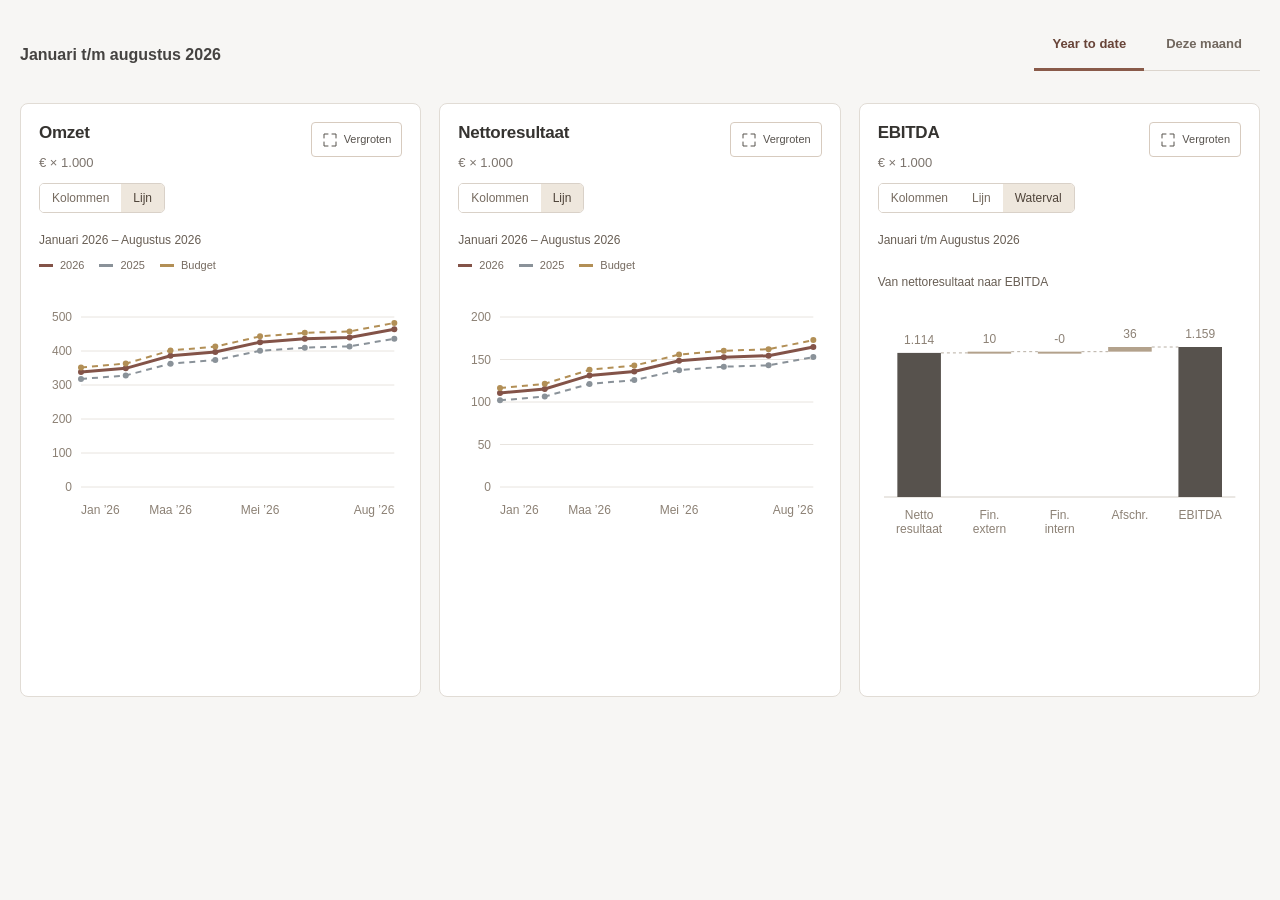
<file: assets/portal/index.html>
<!doctype html>
<html lang="nl"><head><meta charset="UTF-8"><meta name="viewport" content="width=device-width,initial-scale=1"><meta http-equiv="Content-Security-Policy" content="default-src 'self' data: blob:; script-src 'self'; style-src 'self' 'unsafe-inline'; connect-src 'none'; form-action 'none'; object-src 'none'; base-uri 'self'"><title>Amerborgh rapportageportaal</title>  <script type="module" crossorigin src="./assets/index-BnqwxIIY.js"></script>
  <link rel="stylesheet" crossorigin href="./assets/index-JoXOCVm2.css">
</head><body><div id="root"></div></body></html>
</file>
<file: assets/portal/assets/index-JoXOCVm2.css>
.page-content{--previous-content-height:260px;overflow-anchor:none;min-width:0}.page-content[aria-busy=true]{min-height:var(--previous-content-height,260px)}.ai-workspace>.page-content{flex-direction:column;flex:1;min-height:0;display:flex}@media (width<=600px){.page-content{--previous-content-height:220px}}.content-refreshing :is(.report-metrics article>strong,.report-metrics article>small,.metric-differences,.report-chart>:not(.report-card-heading),.financial-table td,.category-choice>b,.category-choice>small,.portfolio-title>span,.ownership-missing){visibility:hidden}.trend-readout{padding:8px 6px 2px}.trend-readout[data-active=false]{visibility:hidden}.trend-readout .chart-tooltip{width:100%;max-width:none;box-shadow:none;flex-wrap:wrap;gap:8px 20px;margin:0;padding:12px 14px;font-size:12px;animation:none;display:flex;position:static;top:auto;left:auto}.trend-readout .chart-tooltip>strong{flex-basis:100%;margin:0;font-size:13px}.trend-readout .chart-tooltip>span{flex-direction:column;flex:110px;align-items:flex-start;gap:3px;margin:0;display:flex}.trend-readout .chart-tooltip>span>span{color:#786b5f}.trend-readout .chart-tooltip b{text-align:left;font-size:13px}@media (width<=600px){.trend-readout{padding:0}.trend-readout[data-active=false]{display:none}.trend-readout .chart-tooltip{display:block}.trend-readout .chart-tooltip>strong{margin-bottom:10px;font-size:15px}.trend-readout .chart-tooltip>span{grid-template-columns:minmax(0,1fr) max-content;align-items:baseline;gap:12px;margin-top:7px;display:grid}.trend-readout .chart-tooltip b{text-align:right;font-size:14px}}.month-financial-figures{grid-template-columns:repeat(auto-fit,minmax(min(100%,420px),1fr))}.month-figure-body,.month-kpi-body{font-variant-numeric:tabular-nums;padding:0 20px 22px}.month-legend{color:#756b62;flex-wrap:wrap;gap:8px 20px;margin-bottom:18px;font-size:11px;line-height:1.6;display:flex}.month-legend>span{align-items:center;gap:7px;display:inline-flex}.month-key{background:var(--color-chart-actual);flex-shrink:0;width:18px;height:7px;display:inline-block}.month-key.target{background:var(--color-ink-warm);width:3px;height:15px;margin-inline:7px}.month-key.lastYear,.month-change-bar.lastYear,.month-zero-value.lastYear{background:#90979b}.month-bullet-row+.month-bullet-row,.month-change-row+.month-change-row{border-top:1px solid #eee9e3;margin-top:22px;padding-top:20px}.month-row-title{justify-content:space-between;align-items:baseline;gap:12px;margin-bottom:14px;display:flex}.month-row-title h3,.month-change-row h3{margin:0;font-size:14px;font-weight:600}.month-row-title>strong{font-size:19px;font-weight:600}.month-bullet{background:#f7f5f2;height:32px;margin-inline:4px;position:relative}.month-budget-range{background:#ddd6cb;height:100%;position:absolute;top:0}.month-actual-bar{background:var(--color-chart-actual);height:12px;position:absolute;top:10px}.month-target{background:var(--color-ink-warm);width:3px;height:38px;position:absolute;top:-3px;transform:translate(-50%)}.month-zero{border-left:1px solid #b7afa5;height:100%;position:absolute;top:0}.month-zero-value{background:var(--color-chart-actual);width:3px;height:12px;position:absolute;top:10px;transform:translate(-50%)}.month-scale{color:#80766b;justify-content:space-between;margin-top:6px;font-size:10px;line-height:1.6;display:flex;position:relative}.month-scale>span:nth-child(2):not(:last-child){position:absolute;transform:translate(-50%)}.month-row-detail{color:#756b62;flex-wrap:wrap;justify-content:space-between;align-items:baseline;gap:6px 16px;margin-top:9px;font-size:12px;line-height:1.6;display:flex}.month-row-detail .positive,.month-change-value.positive{color:#437553}.month-row-detail .negative,.month-change-value.negative{color:#a44b45}.month-change-row h3{margin-bottom:12px}.month-change-comparison{grid-template-columns:minmax(0,1fr) 106px;align-items:center;gap:12px;margin-top:7px;display:grid}.month-change-track{background:#faf9f7;height:30px;position:relative}.month-change-bar{background:var(--color-chart-actual);height:12px;position:absolute;top:9px}.month-change-value{text-align:right;color:var(--color-ink-warm);font-size:14px}.month-change-value small{color:#756b62;margin-top:3px;font-size:10px;line-height:1.4;display:block}.month-change-axis{margin-top:12px;margin-right:118px}.month-kpi-body .kpi-current-value{margin-bottom:20px}.month-key.current-dot,.month-key.reference-dot{background:var(--color-chart-actual);border-radius:50%;width:9px;height:9px}.month-key.reference-dot{background:var(--color-surface);box-sizing:border-box;border:2px solid #90979b}.month-kpi-comparison .month-legend{margin-bottom:8px}.month-kpi-comparison+.month-kpi-comparison{margin-top:22px}.month-kpi-comparison .month-row-detail{margin:0 0 12px}.month-kpi-comparison .month-row-detail strong{color:var(--color-ink-warm);font-weight:500;display:block}.month-dumbbell{height:22px;margin-inline:6px;position:relative}.month-dumbbell:before{content:"";background:#eee9e3;height:2px;position:absolute;inset:10px 0 auto}.month-dumbbell-link{background:#c4b4aa;height:4px;position:absolute;top:9px}.month-dot{box-sizing:border-box;border-radius:50%;width:12px;height:12px;position:absolute;top:11px;transform:translate(-50%,-50%)}.month-dot.reference{background:var(--color-surface);border:2px solid #90979b;width:16px;height:16px}.month-dot.current{background:var(--color-chart-actual);border:2px solid var(--color-surface)}.chart-dialog .month-figure-body,.chart-dialog .month-kpi-body{max-width:820px;margin:0 auto;padding-top:12px}.chart-dialog .month-kpi-body{max-width:680px}@media (width<=600px){.month-figure-body,.month-kpi-body{padding:0 16px 20px}.month-change-comparison{grid-template-columns:minmax(0,1fr) 96px;gap:10px}.month-change-axis{margin-right:106px}.month-row-title>strong{font-size:18px}}.kpi-overview-toolbar{flex-wrap:wrap;align-items:end;gap:14px 20px;margin-bottom:18px;display:flex}.kpi-overview-toolbar label{color:#635a50;gap:7px;width:min(100%,320px);font-size:12px;display:grid}.kpi-overview-toolbar input{min-height:42px;font:inherit;color:var(--color-ink-warm);background:var(--color-surface);border:1px solid #d9d0c5;border-radius:5px;padding:11px 12px;font-size:14px}.kpi-overview-toolbar>span{color:#756b62;padding:12px 0;font-size:12px}.kpi-overview-toolbar>button{min-height:42px;margin-left:auto}.kpi-company-rows{gap:10px;display:grid}.kpi-company-row{background:var(--color-surface);border:1px solid #e1d9d0;border-radius:7px;min-width:0}.kpi-company-title{margin:0;font-size:16px}.kpi-company-title>button{text-align:left;width:100%;min-height:68px;color:var(--color-ink-warm);font:inherit;cursor:pointer;background:0 0;border:0;border-radius:7px;grid-template-columns:minmax(0,1fr) auto 20px;align-items:center;gap:18px;padding:18px 22px;display:grid}:where(:root:not([data-input-method=touch])) .kpi-company-title>button:hover{background:#f8f5f1}.kpi-company-title>button:focus-visible{outline:2px solid var(--color-chart-actual);outline-offset:-3px}.kpi-company-title>button[aria-expanded=true]{background:#f8f5f1;border-radius:7px 7px 0 0}.kpi-company-name{overflow-wrap:anywhere;font-weight:600}.kpi-company-count{color:#756b62;font-size:12px;font-weight:400}.kpi-company-title svg{fill:none;stroke:currentColor;stroke-width:1.6px;width:20px;height:20px;transition:transform .16s}.kpi-company-title>button[aria-expanded=true] svg{transform:rotate(180deg)}.kpi-company-row>div:not([hidden]){background:#faf9f7;border-top:1px solid #e1d9d0;border-radius:0 0 7px 7px;padding:20px}.kpi-figures-region{container-type:inline-size}.kpi-company-figures{grid-template-columns:repeat(12,minmax(0,1fr));gap:18px;min-width:0;display:grid}.kpi-figure-cell{grid-column:1/-1;min-width:0}.kpi-figure-cell>.report-chart{box-sizing:border-box;min-width:0;height:100%;margin:0}@container (width>=680px){.kpi-figure-cell{grid-column:var(--pair-column) / span 6}}@container (width>=1100px){.kpi-figure-cell{grid-column:var(--wide-column) / span 4}}.kpi-company-figures .report-card-heading{align-items:flex-start;gap:12px;padding:18px 18px 12px}.kpi-company-figures .report-card-heading h2{overflow-wrap:anywhere;font-size:16px;line-height:1.4}.kpi-company-figures .chart-expand{padding:8px;font-size:11px}.kpi-chart-summary{flex-wrap:wrap;justify-content:space-between;align-items:start;gap:14px 22px;padding:0 18px 18px;display:flex}.kpi-current-value{gap:7px;display:grid}.kpi-current-value>span,.kpi-value-changes dt{color:#756b62;font-size:11px;line-height:1.5}.kpi-current-value>strong{color:var(--color-ink-warm);font-variant-numeric:tabular-nums;overflow-wrap:anywhere;font-size:25px;font-weight:600;line-height:1.25}.kpi-value-changes{gap:10px;margin:0;display:grid}.kpi-value-changes dd{font-variant-numeric:tabular-nums;color:#4d4237;margin:2px 0 0;font-size:13px}.chart-dialog .kpi-chart-summary{justify-content:start;gap:40px;padding:0 0 20px}@media (width<=600px){.kpi-company-title>button{grid-template-columns:minmax(0,1fr) 20px;gap:7px 12px;padding:16px}.kpi-company-count{grid-column:1}.kpi-company-title svg{grid-area:1/2/3}.kpi-company-row>div:not([hidden]){padding:12px}.kpi-company-figures .report-card-heading{flex-wrap:wrap}.kpi-chart-summary{gap:14px}}@media (prefers-reduced-motion:reduce){.kpi-company-title svg{transition:none}}.category-choices{grid-auto-columns:minmax(0,1fr);grid-auto-flow:column;gap:12px;margin:20px 0 28px;display:grid}.category-choice{text-align:left;background:var(--color-surface);color:inherit;cursor:pointer;font:inherit;border:1px solid #ddd4ca;border-radius:10px;flex-direction:column;align-items:flex-start;gap:8px;min-width:0;padding:22px;display:flex}.category-choice[aria-pressed=true]{background:#faf7f3;border-color:#795a47;box-shadow:inset 0 0 0 1px #795a47}.category-choice:focus-visible{outline-offset:3px;outline:2px solid #795a47}.category-choice>strong{font-size:1.05rem}.category-choice>span,.category-choice>small{color:#73685f;font-size:.85rem}.category-choice>b{font-size:1.5rem}.category-title{margin:16px 0}.financial-table .annual-total{background:#f7f4f0;font-weight:600}@media (width<=1100px){.category-choice>strong{min-height:2.7em;line-height:1.35}}@media (width>=681px) and (width<=1100px){.category-choice{padding:16px 12px}.category-choice>strong{font-size:.95rem}.category-choice>b{font-size:1.3rem}}@media (width<=680px){.category-choices{scroll-snap-type:x proximity;grid-auto-columns:minmax(180px,65%);gap:10px;padding:3px 3px 10px;overflow-x:auto}.category-choice{scroll-snap-align:start;padding:16px}.category-choice>b{font-size:1.2rem}}.file-import-entry{background:var(--color-surface-warm);color:#51473e;border:1px dashed #aa9785;border-radius:10px;flex-wrap:wrap;justify-content:space-between;align-items:center;gap:14px 24px;margin:0 0 20px;padding:18px 22px;transition:background-color .14s,border-color .14s;display:flex}.file-import-entry-copy{gap:5px;min-width:0;display:grid}.file-import-entry-copy strong{font-size:.95rem;font-weight:600}.file-import-entry-copy span{color:#7b7067;font-size:.8rem}.file-import-entry .report-button{flex:none;margin:0}:where(:root:not([data-input-method=touch])) .file-import-entry:focus-within{background:#f4efe8;border-color:#725540}.file-import-entry[data-disabled=true]{color:#7b7067;border-color:#d6cec3}@media (width<=600px){.file-import-entry{gap:12px;padding:16px}.file-import-entry .report-button{min-height:42px}}@media (prefers-reduced-motion:reduce){.file-import-entry{transition:none}}.file-import-drop{z-index:10000;pointer-events:none;color:#51473e;background:#f8f6f2ed;border:3px dashed #8b7661;border-radius:16px;place-items:center;display:grid;position:fixed;inset:12px}.file-import-drop>div{text-align:center;gap:12px;padding:24px;display:grid}.file-import-drop strong{font-size:1.6rem}.file-import-drop span{font-size:.95rem}.file-import-loading{color:#766653;justify-content:center;align-items:center;gap:14px;min-height:100px;display:flex}.file-import-spinner{border:3px solid #e7e1d9;border-top-color:#8b7661;border-radius:50%;width:24px;height:24px;animation:.8s linear infinite import-spin}@keyframes import-spin{to{transform:rotate(360deg)}}.file-import-filename{overflow-wrap:anywhere;color:#766653;margin-top:0}.file-import-source{color:#7b7067;overflow-wrap:anywhere;margin:4px 0 8px;font-size:.8rem;display:block}.file-import-choice{gap:6px;font-size:.85rem;display:grid}.import-uncertain{background:#fbf5e9}.file-import-other{color:#7b7067;flex-wrap:wrap;justify-content:space-between;align-items:center;gap:8px;margin:16px 0;font-size:.85rem;display:flex}.file-import-source-picker{border-top:1px solid #e5e0d8;padding-top:4px}.file-import-source-picker input{box-sizing:border-box;width:100%;min-width:0;min-height:42px;font:inherit;background:var(--color-surface);color:#51473e;border:1px solid #d6cec3;border-radius:6px;padding:8px}.file-import-source-list{padding:0;list-style:none}.file-import-source-list li{border-bottom:1px solid #e9e4de;grid-template-columns:minmax(0,1fr) auto auto;align-items:center;gap:12px;padding:12px 0;display:grid}.file-import-source-list small{color:#7b7067;margin-top:5px;font-size:.8rem;display:block}.file-import-source-list strong{overflow-wrap:anywhere;font-size:.9rem;font-weight:500}.file-import-source-list li>span{font-variant-numeric:tabular-nums;font-size:.85rem}.file-import-pages{justify-content:space-between;align-items:center;gap:10px;font-size:.85rem;display:flex}.file-import-dialog .file-import-conflict{border:1px solid #ded5ca;border-radius:8px;margin:20px 0;padding:12px 16px}.file-import-conflict legend{padding:0 8px;font-size:1rem;font-weight:600}.file-import-dialog .file-import-candidate{cursor:pointer;border-bottom:1px solid #eee8e0;grid-template-columns:20px minmax(0,1fr) auto;align-items:center;gap:12px;padding:12px 0;font-size:.9rem;font-weight:400;display:grid}.file-import-dialog .file-import-candidate input{accent-color:#785c48;width:18px;height:18px;min-height:18px;margin:0;padding:0}.file-import-candidate strong{font-variant-numeric:tabular-nums;font-weight:500}.file-import-choice-summary{color:#6f6052;flex-wrap:wrap;justify-content:space-between;align-items:center;gap:12px;padding-top:12px;font-size:.85rem;display:flex}.file-import-choice-amount{margin-top:7px;display:block}@media (width<=600px){.file-import-dialog .file-import-candidate{grid-template-columns:20px minmax(0,1fr)}.file-import-candidate strong{grid-column:2}.file-import-source-list li{grid-template-columns:minmax(0,1fr) auto}.file-import-source-list li>span{grid-column:1}.file-import-source-list button{grid-area:1/2/span 2}}.file-import-options{grid-template-columns:repeat(auto-fit,minmax(190px,1fr));gap:14px;margin:16px 0;display:grid}.file-import-dialog select{background:var(--color-surface);color:#51473e;width:100%;min-width:0;min-height:42px;font:inherit;border:1px solid #d6cec3;border-radius:6px;padding:8px}.file-import-options label{gap:6px;font-size:.9rem;display:grid}.file-import-summary{justify-content:space-between;align-items:center;gap:12px;margin:18px 0;display:flex}.file-import-table{border:1px solid #e5e0d8;border-radius:8px;max-height:45vh;overflow:auto}.file-import-table table{border-collapse:separate;border-spacing:0;text-align:left;table-layout:fixed;width:100%;font-size:.9rem}.file-import-table th,.file-import-table td{vertical-align:top;overflow-wrap:anywhere;border-bottom:1px solid #e9e4de;padding:12px}.file-import-table thead th{z-index:1;background:#f5f2ed;position:sticky;top:0}.file-import-table th{font-weight:500}.file-import-table th:first-child{width:28%}.file-import-table th:nth-child(2){width:35%}.file-import-value{white-space:nowrap;font-variant-numeric:tabular-nums;margin:0 14px 7px 0;display:inline-block}.file-import-value small{color:#766653}.import-skipped{color:#80776e;background:#faf9f7}@media (width<=600px){.file-import-table{max-height:none;overflow:visible}.file-import-table table{table-layout:auto}.file-import-table thead{display:none}.file-import-table tr{border-bottom:1px solid #ddd6cc;grid-template-columns:1fr;padding:10px;display:grid}.file-import-dialog .file-import-table table th,.file-import-dialog .file-import-table table td{border:0;padding:5px;width:auto!important}.file-import-summary{align-items:start;font-size:.9rem}.file-import-options{grid-template-columns:1fr}}@media (prefers-reduced-motion:reduce){.file-import-spinner{animation:none}}.file-import-dialog[open]{box-sizing:border-box;flex-direction:column;height:min(780px,100dvh - 32px);max-height:calc(100dvh - 32px);animation:.17s ease-out both import-open;display:flex}.file-import-dialog>.portal-modal-heading{flex:none}.file-import-dialog::backdrop{animation:.17s ease-out both import-backdrop-in}.file-import-dialog.is-closing{pointer-events:none;animation:.14s ease-in both import-close}.file-import-dialog.is-closing::backdrop{animation:.14s ease-in both import-backdrop-out}.file-import-stage{flex-direction:column;flex:1;justify-content:center;min-height:0;display:flex;overflow:auto}.file-import-review{flex-direction:column;flex:1;min-height:0;animation:.14s ease-out both import-content-in;display:flex}.file-import-review-content{scrollbar-gutter:stable;isolation:isolate;flex:1;min-height:0;padding:0 4px;overflow:auto}.file-import-step{animation:.14s ease-out both import-content-in}.file-import-dialog .file-import-table{max-height:none;overflow:visible}.file-import-dialog .sheet-dialog-footer{flex:none;margin-top:8px;padding-top:14px}.file-import-refresh{opacity:0;vertical-align:middle;width:24px;margin-left:8px;transition:opacity .12s;display:inline-flex}.file-import-refresh.is-checking{opacity:1}.file-import-refresh .file-import-spinner{border-width:2px;width:14px;height:14px}.file-import-layout{visibility:hidden;grid-template-rows:0fr;transition:grid-template-rows .16s,visibility .16s;display:grid}.file-import-layout.is-open{visibility:visible;grid-template-rows:1fr}.file-import-layout-clip{min-height:0;overflow:hidden}.file-import-drop{animation:.1s ease-out both import-content-in}@keyframes import-open{0%{opacity:0;transform:translateY(5px)}to{opacity:1;transform:none}}@keyframes import-close{0%{opacity:1;transform:none}to{opacity:0;transform:translateY(3px)}}@keyframes import-backdrop-in{0%{opacity:0}to{opacity:1}}@keyframes import-backdrop-out{0%{opacity:1}to{opacity:0}}@keyframes import-content-in{0%{opacity:.5}to{opacity:1}}@media (width<=600px){.file-import-dialog[open]{height:calc(100dvh - 24px);max-height:calc(100dvh - 24px)}.file-import-refresh{width:16px;margin-left:4px}.file-import-summary{gap:8px}}@media (prefers-reduced-motion:reduce){.file-import-dialog[open],.file-import-dialog::backdrop,.file-import-dialog.is-closing,.file-import-dialog.is-closing::backdrop,.file-import-review,.file-import-step,.file-import-drop{animation:none}.file-import-layout,.file-import-refresh{transition:none}}.input-company-heading{align-items:center;gap:12px;margin:4px 0 18px;display:flex}.reporting-workspace .input-company-heading h2{margin:0;font-size:24px}.input-company-heading>span{color:#82766b;font-size:12px}.input-budgets{margin:0 0 30px}.input-budget-task{background:var(--color-surface);border:1px solid #e0d8ce;border-radius:8px;justify-content:space-between;align-items:center;gap:18px;min-height:98px;padding:20px 24px;display:flex}.input-budget-title{flex-wrap:wrap;align-items:center;gap:14px;display:flex}.reporting-workspace .input-budget-task h3{margin:0;font-size:18px}.input-budget-task p{color:#7e7367;margin:7px 0 0;font-size:13px}.input-budget-task>.report-button{flex-shrink:0}.input-budget-overdue{color:#8b5838}.input-other-budgets{margin-top:12px}.input-other-budgets summary{color:#77675a;cursor:pointer;padding:8px 0;font-size:13px}.input-other-budgets .input-budget-task{margin-top:10px}.input-month-heading{justify-content:space-between;align-items:center;gap:18px;margin-bottom:18px;display:flex}.reporting-workspace .input-month-heading h3{margin:0;font-size:18px}.input-month-heading p{color:#7e7367;margin:5px 0 0;font-size:13px}.input-month-heading>.month-picker{min-width:290px}.input-hub .report-form-cards h3{margin:6px 0 0;font-size:18px}.input-hub .report-form-cards p{min-height:40px}.input-hub .report-form-cards small{min-height:0}.input-history .report-card-heading{padding:20px 24px}.input-history .report-card-heading h3{margin:0}.input-history .month-progress{table-layout:fixed;min-width:0}.input-history .month-progress th:first-child{width:25%}.input-history .month-progress a{align-items:center;min-height:30px;display:inline-flex}.input-history .month-progress th a{display:block}.input-history .month-progress th span{color:#82766b;white-space:nowrap;font-size:12px}.input-history .month-progress th small{margin-top:3px;font-size:11px;font-weight:400;display:block}@media (width<=600px){.input-company-heading{flex-wrap:wrap;gap:8px;margin-bottom:14px}.reporting-workspace .input-company-heading h2{font-size:22px}.input-budgets{margin-bottom:24px}.input-budget-task{flex-wrap:wrap;gap:14px;padding:16px}.input-budget-title{gap:8px}.input-budget-task>.report-button{width:100%}.input-month-heading{grid-template-columns:1fr;gap:12px;display:grid}.input-month-heading>.month-picker{width:100%;min-width:0}.input-hub .report-form-cards p{min-height:0}.input-history .report-card-heading{padding:16px}.input-history .month-progress :is(th,td){padding:10px 7px;font-size:11px}.input-history .month-progress th span{font-size:10px;display:block}.input-history .month-progress .report-state{white-space:normal;gap:4px;padding:5px;font-size:10px}}.month-picker-controls{align-items:center;gap:12px;min-width:0;display:flex}.month-picker-trigger{background:var(--color-surface);min-width:170px;min-height:44px;color:var(--color-ink-warm);font:inherit;text-align:left;cursor:pointer;border:1px solid #d9d0c5;border-radius:5px;flex:1;justify-content:space-between;align-items:center;gap:16px;padding:10px 12px;font-size:14px;display:flex}.month-picker-trigger>span{min-width:0}.month-picker-trigger small{color:#807164;margin-top:3px;font-size:11px;display:block}.month-picker-trigger svg{fill:none;stroke:currentColor;stroke-width:1.6px;flex-shrink:0;width:18px;height:18px}.month-picker-return{color:#74604e;min-height:44px;font:inherit;cursor:pointer;background:0 0;border:0;flex-shrink:0;padding:8px 0;font-size:12px}.month-picker-return:disabled{opacity:.5;cursor:default}.portal-modal.month-picker-dialog{box-sizing:border-box;width:min(354px,100vw - 32px);max-height:calc(100dvh - 32px);padding:20px}.portal-modal.month-picker-dialog[open]{animation:.18s cubic-bezier(.2,.7,.2,1) both month-picker-enter}.portal-modal.month-picker-dialog[open]::backdrop{animation:.18s ease-out both month-picker-backdrop-enter}@keyframes month-picker-enter{0%{opacity:0;transform:translateY(5px)}to{opacity:1;transform:translateY(0)}}@keyframes month-picker-backdrop-enter{0%{opacity:0}to{opacity:1}}.portal-modal.month-picker-dialog[open].is-closing{animation:.16s ease-in both month-picker-leave}.portal-modal.month-picker-dialog[open].is-closing::backdrop{animation:.16s ease-in both month-picker-backdrop-leave}@keyframes month-picker-leave{0%{opacity:1;transform:translateY(0)}to{opacity:0;transform:translateY(5px)}}@keyframes month-picker-backdrop-leave{0%{opacity:1}to{opacity:0}}@media (prefers-reduced-motion:reduce){.portal-modal.month-picker-dialog[open],.portal-modal.month-picker-dialog[open]::backdrop,.portal-modal.month-picker-dialog[open].is-closing,.portal-modal.month-picker-dialog[open].is-closing::backdrop{animation:none}}.month-picker-dialog .portal-modal-heading{align-items:center;gap:12px;margin-bottom:14px}.month-picker-dialog .portal-modal-heading h2{font-family:var(--font-body);font-size:18px;line-height:1.4}.month-picker-dialog .portal-modal-heading button{color:#574a40;width:44px;height:44px}.month-picker-year{grid-template-columns:44px minmax(0,1fr) 44px;gap:10px;margin-bottom:16px;display:grid}.month-picker-year button,.month-picker-year select{background:var(--color-surface);color:#51483e;min-width:0;min-height:44px;font:inherit;cursor:pointer;border:1px solid #dfd6cc;border-radius:5px}.month-picker-year button{padding:0;font-size:25px}.month-picker-year select{text-align:center;width:100%;padding:8px 12px;font-size:16px}.month-picker-grid{grid-template-columns:repeat(3,minmax(0,1fr));gap:8px;display:grid}.month-picker-grid button{background:var(--color-surface-warm);color:#51483e;min-width:0;min-height:52px;font:inherit;cursor:pointer;border:1px solid #e5dfd7;border-radius:5px;flex-direction:column;justify-content:center;align-items:center;gap:4px;padding:8px 3px;font-size:14px;display:flex}.month-picker-grid small{font-size:10px}.month-picker-grid button[aria-pressed=true]{color:var(--color-surface);background:#79614f;border-color:#79614f}.month-picker-dialog button:disabled{opacity:.35;cursor:default}.month-picker-footer{border-top:1px solid #e9e2d9;justify-content:space-between;align-items:center;gap:16px;margin-top:16px;padding-top:16px;display:flex}.month-picker-footer button{color:#74604e;min-height:36px;font:inherit;cursor:pointer;background:0 0;border:0;padding:4px 0;font-size:13px}.month-picker-dialog :is(button,select):focus-visible{outline-offset:3px;outline:2px solid #805b45}@media (hover:hover){:where(:root:not([data-input-method=touch])) .month-picker-trigger:hover,:where(:root:not([data-input-method=touch])) .month-picker-year button:not(:disabled):hover,:where(:root:not([data-input-method=touch])) .month-picker-grid button:not(:disabled):not([aria-pressed=true]):hover{background:#f0eae2;border-color:#a38a72}}@media (width<=600px){.month-picker-trigger{width:100%;min-width:0;font-size:16px}.month-picker-controls{width:100%}}.budget-workflow{min-width:0}.budget-back{color:#756353;margin:0 0 16px;font-size:.85rem;display:inline-block}.budget-intro{justify-content:space-between;align-items:center;gap:14px;margin:0 0 24px;display:flex}.reporting-workspace .budget-intro h1{margin:0;font-size:clamp(26px,3vw,36px)}.budget-intro h2{margin:0;font-size:1.3rem}.budget-intro p{color:#73685f;margin:8px 0 0;font-size:.9rem}.budget-sheet{background:#fff;border:1px solid #ddd5cd;border-radius:10px;overflow:hidden}.budget-sheet-toolbar{border-bottom:1px solid #e8e1db;flex-wrap:wrap;justify-content:space-between;align-items:center;gap:16px;padding:20px 22px;display:flex}.budget-sheet-toolbar>div:first-child{gap:5px;display:grid}.budget-sheet-toolbar strong{font-size:1rem;font-weight:600}.budget-sheet-toolbar span{color:#7b7067;font-size:.8rem}.budget-sheet-actions{flex-wrap:wrap;gap:8px;display:flex}.budget-sheet-actions .report-button{min-height:42px;padding:10px 15px;font-size:.85rem}.budget-table-viewport{overscroll-behavior-x:contain;overflow:auto}.budget-matrix{border-collapse:separate;border-spacing:0;width:100%;min-width:var(--budget-sheet-min-width,760px);table-layout:fixed;font-variant-numeric:tabular-nums;font-size:13px}.budget-year-status{align-items:end;gap:16px;margin:0 0 20px;display:flex}.budget-year-status label{color:#756658;gap:6px;font-size:.85rem;display:grid}.budget-year-status select{background:var(--color-surface);color:#55483d;min-width:110px;min-height:42px;font:inherit;border:1px solid #d8cec3;border-radius:5px;padding:9px 12px}.budget-year-status .report-state{margin-bottom:9px}.budget-quarter-actions{border-bottom:1px solid #e8e1db;justify-content:flex-end;padding:10px 20px;display:flex}.budget-matrix :is(th,td){text-align:right;vertical-align:middle;border-bottom:1px solid #ece7e1;padding:13px 14px}.budget-matrix tr>th:first-child{text-align:left;z-index:2;background:var(--color-surface);width:205px;font-weight:500;position:sticky;left:0;box-shadow:1px 0 #ece7e1}.budget-matrix thead th{background:#f7f5f2;font-weight:600}.budget-matrix thead tr:first-child>th:first-child{background:#f7f5f2}.budget-matrix thead tr:nth-child(2)>th:first-child{text-align:right;width:auto;box-shadow:none;background:#f7f5f2;position:static}.budget-matrix thead tr:first-child th:not([rowspan]){border-bottom:0;padding:10px 8px 0}.budget-matrix thead tr:nth-child(2) th{color:#7d7065;padding-top:3px;padding-bottom:10px;font-size:12px;font-weight:400}.budget-matrix thead th.budget-quarter-open,.budget-matrix thead th.budget-month-heading{background:#efe8df}.budget-matrix thead button{color:#6f5845;cursor:pointer;width:100%;font:inherit;white-space:nowrap;background:0 0;border:0;border-radius:4px;justify-content:center;align-items:center;gap:10px;padding:8px 0;display:flex}:where(:root:not([data-input-method=touch])) .budget-matrix thead button:hover{background:#e7ddd2}.budget-matrix thead button span{font-size:16px}.budget-matrix .budget-total{background:var(--color-surface-warm);z-index:1;width:130px;font-weight:600;position:sticky;left:205px;box-shadow:1px 0 #e5ddd4}.budget-matrix .budget-month-cell{background:#fffcf8;padding:8px}.budget-matrix small{color:#81776d;margin-top:4px;font-size:11px;font-weight:400;display:block}.budget-matrix .field-error{color:#923d37;white-space:normal}.budget-quarter-value{color:inherit;font:inherit;cursor:pointer;text-align:right;background:0 0;border:0;border-radius:3px;width:100%;padding:6px 0}:where(:root:not([data-input-method=touch])) .budget-quarter-value:hover{color:#7b5a42;background:#f7f3ef}.budget-workflow input,.budget-batch input{box-sizing:border-box;width:100%;min-width:0;font:inherit;color:inherit;text-align:right;background:var(--color-surface);border:1px solid #d8cec3;border-radius:5px;padding:10px 8px}.budget-workflow input:focus,.budget-batch input:focus{outline-offset:-1px;outline:2px solid #967e69}.budget-workflow input[aria-invalid=true]{border-color:#a54840}.budget-sheet-bottom{color:#817367;justify-content:space-between;align-items:center;gap:10px;padding:12px 20px;font-size:12px;display:flex}.budget-sheet-bottom>div{gap:14px;display:flex}.budget-sheet-bottom button,.budget-cancel,.sheet-text-button{color:#71563f;font:inherit;cursor:pointer;background:0 0;border:0;padding:4px 0}.budget-sheet-bottom button:disabled{color:#aaa29a;cursor:default}.budget-feedback{box-sizing:border-box;color:#75695d;min-height:30px;padding:8px 0;font-size:.8rem}.budget-save-bar{padding:4px 0 16px}.budget-save-bar>label{gap:8px;max-width:600px;margin-bottom:16px;display:grid}.budget-save-bar textarea{font:inherit;border:1px solid #d7cdc1;border-radius:5px;padding:10px}.budget-save-actions{flex-wrap:wrap;align-items:center;gap:12px;display:flex}.budget-save-actions>span{color:#73685f;margin-right:auto;font-size:.8rem}.budget-phone-period,.budget-phone-table{display:none}.portal-modal.sheet-dialog{box-sizing:border-box;width:min(1040px,100vw - 32px);max-width:none;padding:26px}.sheet-dialog .portal-modal-heading{align-items:center;margin-bottom:16px}.reporting-workspace .sheet-dialog .portal-modal-heading h2{font-size:23px}.sheet-dialog>p{color:#72675e;font-size:.9rem;line-height:1.6}.sheet-dialog-footer{flex-wrap:wrap;justify-content:space-between;align-items:center;gap:16px;margin:20px 0 0;display:flex}.sheet-dialog-footer>div{gap:10px;margin-left:auto;display:flex}.sheet-dialog-footer small{color:#73685f;font-size:.8rem}.sheet-paste-input{gap:8px;margin-top:18px;font-size:.9rem;display:grid}.sheet-paste-input textarea{resize:vertical;box-sizing:border-box;width:100%;min-height:100px;font:inherit;white-space:pre;background:#fcfaf7;border:1px solid #d6ccc2;border-radius:6px;padding:14px}.sheet-paste-origin{flex-wrap:wrap;align-items:end;gap:12px;margin:16px 0;font-size:.85rem;display:flex}.sheet-paste-origin>span{color:#73685f;align-self:center}.sheet-paste-origin label{gap:5px;min-width:0;display:grid}.sheet-paste-origin select{min-width:0;max-width:100%;color:inherit;font:inherit;background:#fff;border:1px solid #d6ccc2;border-radius:5px;padding:10px}.sheet-paste-count{font-weight:600}.sheet-text-button{text-underline-offset:3px;font-size:.85rem;text-decoration:underline}.sheet-preview-scroll{overscroll-behavior-x:contain;border:1px solid #e1d8cf;border-radius:7px;max-height:52dvh;overflow:auto}.sheet-preview{border-collapse:separate;border-spacing:0;font-variant-numeric:tabular-nums;width:100%;font-size:13px}.sheet-preview :is(th,td){text-align:right;white-space:nowrap;border-bottom:1px solid #e9e2da;padding:12px 14px}.sheet-preview th{font-weight:500}.sheet-preview thead th{z-index:2;background:#f5f1ec;position:sticky;top:0}.sheet-preview tr>th:first-child{text-align:left;white-space:normal;z-index:1;background:var(--color-surface);min-width:190px;max-width:235px;position:sticky;left:0;box-shadow:1px 0 #e6ddd4}.sheet-preview thead th:first-child{z-index:3;background:#f5f1ec}.sheet-preview tbody tr:last-child :is(th,td){border-bottom:0}.sheet-preview th small{color:#85766a;margin-top:5px;font-size:11px;font-weight:400;display:block}.budget-label-mapping{background:#fbf9f6;border:1px solid #e3d9cf;border-radius:7px;margin:16px 0;padding:14px 16px}.budget-mapping-heading{flex-wrap:wrap;justify-content:space-between;align-items:center;gap:8px;font-size:13px;display:flex}.budget-mapping-heading button:disabled{display:none}.budget-label-mapping>p{color:#786b60;margin:10px 0;font-size:13px;line-height:1.6}.budget-mapping-list{max-height:310px;overflow:auto}.budget-mapping-list label{border-top:1px solid #e8dfd5;grid-template-columns:minmax(120px,1fr) minmax(180px,1.2fr);align-items:center;gap:16px;padding:10px 0;font-size:13px;display:grid}.budget-mapping-list label>span{overflow-wrap:anywhere}.budget-mapping-list small{color:#8a653e;margin-top:5px;line-height:1.5;display:block}.budget-mapping-list select{color:#534a42;width:100%;min-width:0;min-height:42px;font:inherit;background:#fff;border:1px solid #d6cabc;border-radius:5px;padding:9px}.budget-mapping-list .needs-mapping select{border-color:#a98155}.budget-methods{background:#f4f0eb;border-radius:7px;gap:6px;padding:4px;display:flex}.budget-methods button{font:inherit;color:#756658;cursor:pointer;background:0 0;border:1px solid #0000;border-radius:5px;flex:1;padding:12px 8px;font-size:.85rem}.budget-methods button[aria-pressed=true]{background:var(--color-surface);color:#654b37;border-color:#ded2c7;box-shadow:0 1px 3px #55432a0d}.budget-batch-input{table-layout:fixed}.budget-batch-input tr>th:first-child{width:50%}.budget-batch-input.has-quarters{min-width:740px}.budget-batch-input.has-quarters tr>th:first-child{width:220px}.budget-batch-input td{padding:6px 12px}.budget-distribution-notice{color:#35674b;font-size:.85rem}.budget-distribution-amounts{max-height:none;overflow:auto}.budget-percentages{margin:22px 0}.budget-percentage-heading{flex-wrap:wrap;justify-content:space-between;align-items:center;gap:8px;display:flex}.budget-percentage-heading h3{margin:0;font-size:1rem}.budget-percentage-total{font-variant-numeric:tabular-nums;flex-wrap:wrap;align-items:baseline;gap:6px 16px;min-height:20px;margin:10px 0 14px;font-size:.85rem;display:flex}.budget-percentage-total span{color:#776b60}.budget-percentage-total.complete strong{color:#35674b}.budget-percentage-total.incomplete strong{color:#8a592f}.budget-percentage-months{grid-template-columns:repeat(2,minmax(0,1fr));gap:4px 32px;display:grid}.budget-percentage-month{grid-template-columns:90px minmax(60px,1fr) 85px;align-items:center;gap:12px;min-width:0;min-height:48px;font-size:.85rem;display:grid}.budget-batch .budget-percentage-month input[type=range]{appearance:auto;accent-color:#806451;cursor:pointer;touch-action:pan-y;background:0 0;border:0;width:100%;min-width:0;min-height:44px;margin:0;padding:0}.budget-batch .budget-percentage-month input[type=range]:focus{outline:none}.budget-batch .budget-percentage-month input[type=range]:focus-visible{outline-offset:2px;border-radius:4px;outline:2px solid #967e69}.budget-percentage-input{position:relative}.budget-batch .budget-percentage-input input{font-variant-numeric:tabular-nums;min-height:42px;padding:10px 23px 10px 6px}.budget-percentage-input input[aria-invalid=true]{border-color:#a54840}.budget-percentage-input span{color:#7b6e61;pointer-events:none;position:absolute;top:50%;right:8px;transform:translateY(-50%)}.reporting-workspace .budget-matrix :is(th,td){text-align:right;padding:10px 12px;font-size:13px;line-height:1.4}.reporting-workspace .budget-matrix tr>th:first-child{text-align:left}.reporting-workspace .budget-matrix thead tr:first-child th:not([rowspan]){padding:8px 6px 0}.reporting-workspace .budget-matrix thead tr:nth-child(2) th{text-align:center;padding:2px 12px 10px;font-size:12px}.reporting-workspace .budget-matrix td.budget-month-cell{padding:6px 8px}.reporting-workspace .sheet-preview :is(th,td){text-align:right;padding:10px 12px;font-size:13px}.reporting-workspace .sheet-preview tr>th:first-child{text-align:left}.reporting-workspace .budget-batch-input td{padding:6px 12px}@media (width<=600px){.budget-intro{align-items:flex-start;gap:10px;margin-bottom:18px}.budget-intro p{font-size:12px;line-height:1.6}.budget-sheet-toolbar{gap:14px;padding:16px}.budget-sheet-actions{width:100%}.budget-sheet-actions>.report-button{text-align:center;white-space:nowrap;flex:1;padding:10px 6px;font-size:12px}.budget-wide-table,.budget-quarter-actions{display:none}.budget-phone-table{display:block}.budget-phone-table .budget-matrix{min-width:0}.budget-phone-table .budget-matrix :is(th,td){width:auto;min-width:0;padding:12px;position:static}.reporting-workspace .budget-phone-table .budget-matrix :is(th,td){padding:12px}.budget-phone-table .budget-matrix tr>th:first-child{width:45%}.reporting-workspace .budget-phone-table input{min-height:44px;font-size:16px}.budget-phone-period{background:#f7f4f0;border-bottom:1px solid #e8e0d7;align-items:end;gap:12px;padding:12px 16px;display:flex}.budget-phone-period label{color:#7c6d60;flex:1;gap:4px;font-size:12px;display:grid}.budget-phone-period select{font:inherit;background:var(--color-surface);color:#55483d;border:1px solid #d8cec3;border-radius:5px;width:100%;min-height:42px;padding:8px;font-size:15px}.budget-phone-period>div{gap:6px;display:flex}.budget-phone-period button{color:#705641;background:var(--color-surface);border:1px solid #d8cec3;border-radius:5px;width:36px;height:42px;font-size:23px}.budget-phone-period button:disabled{color:#b9afa5}.budget-sheet-bottom{padding:10px 16px}.budget-sheet-bottom>span{display:none}.budget-save-actions{grid-template-columns:1fr 1fr;gap:12px;display:grid}.budget-save-actions>.report-button{grid-column:1/-1}.budget-save-actions>.budget-cancel{justify-self:end}.portal-modal.sheet-dialog{width:calc(100vw - 20px);max-height:calc(100dvh - 24px);padding:18px}.reporting-workspace .sheet-dialog .portal-modal-heading h2{font-size:20px}.sheet-paste-origin>label{width:100%}.sheet-paste-input textarea{font-size:16px}.budget-label-mapping{padding:12px}.budget-mapping-list label{grid-template-columns:1fr;gap:7px}.budget-mapping-list select{font-size:16px}.sheet-dialog-footer>div{flex-wrap:wrap;width:100%}.sheet-dialog-footer .report-button{flex:1;padding:11px 8px;font-size:12px}.sheet-preview{font-size:12px}.sheet-preview :is(th,td){padding:10px}.sheet-preview tr>th:first-child{min-width:135px;max-width:150px}.budget-batch-input{min-width:0}.budget-batch-input tr>th:first-child{width:45%;min-width:0}.reporting-workspace .budget-batch-input input{font-size:16px}.budget-methods button{padding:10px 4px;font-size:12px}.budget-percentage-months{grid-template-columns:1fr}.budget-percentage-month{grid-template-columns:82px minmax(50px,1fr) 85px;gap:10px;font-size:13px}.reporting-workspace .budget-batch .budget-percentage-input input{font-size:16px}}@media (width>=601px) and (width<=800px){.budget-percentage-month{grid-template-columns:1fr 85px;gap:2px 12px}.budget-percentage-month>label{grid-column:1/-1;margin-top:8px}}.budget-matrix{transition:min-width .18s cubic-bezier(.2,.7,.2,1)}@media (prefers-reduced-motion:reduce){.budget-matrix{transition:none}}:root{--font-body:Arial, Helvetica, sans-serif;--font-heading:Georgia, "Times New Roman", serif;--color-text:#454341;--color-page:#f7f6f4;--color-surface:#fff;--color-action:#53504e;--color-border:#e3dfdb;--color-accent:#b88678;--color-focus:#a15d4d;--color-muted:#736d68;--color-surface-warm:#faf8f5;--color-neutral-warm:#eee9e2;--color-ink-warm:#40382f;--color-control:#765341;--color-chart-actual:#835348}*{box-sizing:border-box}:root{font-family:var(--font-body);color:var(--color-text);background:var(--color-page);font-synthesis:none}body{margin:0;line-height:1.55}a{color:inherit}a:focus-visible{outline:3px solid var(--color-focus);outline-offset:5px}:root[data-input-method=touch] :is(a,button,input,select,textarea,summary,[tabindex],[role=button],[role=slider]):focus{outline:none}h1,h2,p{margin-top:0}h1,h2{font-family:var(--font-heading);font-weight:400}.eyebrow{text-transform:uppercase;letter-spacing:2.5px;color:#77706a;margin-bottom:14px;font-size:10px;font-weight:500}input[type=search]::-webkit-search-cancel-button{appearance:none;cursor:pointer;background-color:var(--color-control);width:24px;height:18px;margin:0 0 0 4px;-webkit-mask:url("data:image/svg+xml,%3Csvg xmlns='http://www.w3.org/2000/svg' viewBox='0 0 20 20'%3E%3Cpath d='m5 5 10 10M15 5 5 15' stroke='black' stroke-width='1.8' stroke-linecap='round'/%3E%3C/svg%3E") 50%/16px 16px no-repeat;mask:url("data:image/svg+xml,%3Csvg xmlns='http://www.w3.org/2000/svg' viewBox='0 0 20 20'%3E%3Cpath d='m5 5 10 10M15 5 5 15' stroke='black' stroke-width='1.8' stroke-linecap='round'/%3E%3C/svg%3E") 50%/16px 16px no-repeat}:where(:root:not([data-input-method=touch])) input[type=search]::-webkit-search-cancel-button:hover{background-color:#513d30}.workspace-content{max-width:1440px;margin:0 auto;padding:52px 48px 24px}.workspace-heading{justify-content:space-between;align-items:center;gap:28px;margin-bottom:36px;display:flex}.workspace-heading h1{letter-spacing:-.6px;margin-bottom:12px;font-size:clamp(28px,3vw,42px);line-height:1.2}.workspace-heading h1:focus{outline:none}.workspace-content label{color:#736b63;flex-direction:column;gap:8px;font-size:11px;font-weight:600;display:flex}.workspace-content select,.workspace-content input{background:var(--color-surface);color:#514a43;min-height:42px;font:inherit;border:1px solid #dcd6cf;border-radius:4px;padding:10px 12px;font-size:13px}.report-panel{background:var(--color-surface);border:1px solid var(--color-border);border-radius:7px;overflow:hidden}.report-panel h2{margin-bottom:5px;font-size:24px}.quiet-link{color:#8d6151;white-space:nowrap;font-size:12px;text-decoration:none}:where(:root:not([data-input-method=touch])) .quiet-link:hover{text-decoration:underline}.workspace-footer{color:#9b9186;justify-content:space-between;gap:20px;padding-top:40px;font-size:10px;display:flex}@media (width<=1100px){.workspace-content{padding:40px 28px 24px}}@media (width<=800px){.workspace-heading{align-items:flex-start}.workspace-content{padding:32px 22px 24px}.workspace-footer{flex-direction:column;gap:6px}}@media (width<=520px){.workspace-heading{flex-direction:column;gap:22px}}.management-page{max-width:1200px}.management-page button,.management-page input,.management-page select{font:inherit}.management-page button,.management-primary{cursor:pointer}.management-page button:disabled{cursor:wait;opacity:.55}.management-page label{gap:8px;font-size:13px;font-weight:500;display:grid}.management-page input:not([type=checkbox]),.management-page select{width:100%;min-height:46px;color:inherit;background:#fff;border:1px solid #ccc6c0;border-radius:3px;padding:10px 12px}.management-page input:focus-visible,.management-page select:focus-visible,.management-page button:focus-visible{outline:2px solid var(--color-focus);outline-offset:3px}.management-card{border:1px solid var(--color-border);background:#fff;border-radius:6px;margin:0 0 24px;padding:clamp(20px,3vw,32px)}.management-card h2{font-size:25px}.management-form{gap:22px;max-width:760px;display:grid}.management-form>p{color:var(--color-muted);margin-bottom:0}.management-fields{grid-template-columns:1fr 1fr;gap:20px;display:grid}.management-fixed{overflow-wrap:anywhere;gap:6px;font-size:13px;display:grid}.management-fixed span{color:var(--color-muted)}.management-fixed strong{font-weight:500}.management-role{border-top:1px solid var(--color-border);padding-top:20px}.management-role label{align-items:center;gap:10px;display:flex}.management-role input{accent-color:var(--color-action);flex-shrink:0;width:18px;height:18px}.management-role p{color:var(--color-muted);margin:7px 0 0 28px;font-size:12px}.management-actions{flex-wrap:wrap;align-items:center;gap:16px;display:flex}.management-page button{color:var(--color-action);background:#fff;border:1px solid #bbb5af;border-radius:3px;padding:10px 15px}.management-page .management-primary,.management-primary{background:var(--color-action);color:#fff;border:1px solid var(--color-action);border-radius:3px;justify-content:center;align-items:center;gap:15px;width:fit-content;min-height:46px;padding:11px 20px;font-size:13px;text-decoration:none;display:inline-flex}:where(:root:not([data-input-method=touch])) .management-primary:hover{background:#44403c}.management-toolbar{justify-content:space-between;align-items:end;gap:22px;margin-bottom:24px;display:flex}.management-toolbar label{width:min(450px,100%)}.management-list{border:1px solid var(--color-border);background:#fff;border-radius:6px}.management-user{grid-template-columns:minmax(220px,1fr) auto;align-items:start;gap:18px;padding:24px;display:grid}.management-user+.management-user{border-top:1px solid var(--color-border)}.management-person{overflow-wrap:anywhere;min-width:0}.management-person h2{font-family:var(--font-body);margin-bottom:5px;font-size:17px;font-weight:500}.management-person p,.management-person span{color:var(--color-muted);margin-bottom:5px;font-size:13px}.management-state{justify-items:end;gap:8px;display:grid}.management-state small{color:var(--color-muted);font-size:11px}.account-state{color:#675745;background:#f1ede7;border-radius:4px;padding:4px 10px;font-size:12px;display:inline-flex}.account-active{color:#38533c;background:#edf3ed}.management-row-actions{flex-wrap:wrap;grid-column:1/-1;gap:10px;display:flex}.management-row-actions button{padding:7px 12px;font-size:12px}.management-empty{margin:0;padding:25px}.management-message{background:#edf3ed;border:1px solid #cbd9cd;border-radius:4px;margin-bottom:22px;padding:16px 20px}.management-message p:last-child,.management-message ul:last-child{margin-bottom:0}.management-message.error-message{color:#742d22;background:#fff5f2;border-color:#e4b9ad}.management-detail{color:var(--color-muted);overflow-wrap:anywhere;font-size:12px}.management-signout{margin-bottom:24px}.management-filters{flex-wrap:wrap;gap:18px;margin:0 0 24px;display:flex}.management-filters label{min-width:190px}.portal-modal{border:1px solid var(--color-border);width:min(690px,100% - 28px);max-height:calc(100dvh - 40px);color:var(--color-text);background:#fff;border-radius:8px;padding:clamp(20px,4vw,36px);overflow-y:auto;box-shadow:0 24px 100px #0003}.portal-modal::backdrop{background:#171a1d80}.portal-modal-heading{justify-content:space-between;align-items:start;gap:20px;margin-bottom:20px;display:flex}.portal-modal-heading h2{margin:0;font-size:29px}.portal-modal-heading button{color:var(--color-text);cursor:pointer;background:0 0;border:0;width:36px;height:36px;padding:0;font-size:28px;line-height:1}.recovery-row{justify-content:space-between;align-items:center;gap:20px;display:flex}.recovery-row h2{font-family:var(--font-body);margin-bottom:6px;font-size:17px;font-weight:500}.recovery-row p{overflow-wrap:anywhere;margin-bottom:5px;font-size:13px}.recovery-decisions{gap:10px;display:flex}.recovery-decisions button{justify-content:center;align-items:center;width:44px;height:44px;padding:10px;display:inline-flex}.recovery-decisions .decision-approve{color:#36573d;background:#f4f8f4;border-color:#b7cbbb}.recovery-decisions .decision-reject{color:#8a433a;border-color:#dbbdb8}@media (width<=650px){.management-fields,.management-user{grid-template-columns:1fr}.management-toolbar{flex-direction:column;align-items:stretch}.management-toolbar label{width:100%}.management-state{justify-items:start}.management-user{padding:20px}.management-page .management-primary{max-width:100%}.management-filters label{flex:1;min-width:0}.recovery-row{flex-direction:column;align-items:start}}.management-page .management-role label{flex-direction:row;justify-content:flex-start;align-items:center}.management-page .invitation-dismiss{min-width:40px;min-height:40px;color:var(--color-muted);justify-content:center;align-items:center;padding:8px;display:inline-flex}.recovery-completed{flex-wrap:wrap;align-items:center;gap:14px;display:flex}.management-page .recovery-dismiss{width:40px;height:40px;color:var(--color-muted);justify-content:center;align-items:center;padding:8px;display:inline-flex}.reporting-workspace{width:100%;min-width:0;max-width:1720px;margin-inline:auto}.reporting-workspace *{box-sizing:border-box}.reporting-workspace h2,.reporting-workspace h3{font-family:var(--font-body);color:#353330;letter-spacing:-.015em;font-weight:600}.reporting-workspace h2{margin:0 0 8px;font-size:19px;line-height:1.35}.reporting-workspace h3{margin:0 0 10px;font-size:16px}.reporting-workspace p{line-height:1.55}.reporting-workspace small{color:#756e67;font-size:12px;line-height:1.5}.reporting-workspace label{color:#5d5751;flex-direction:column;gap:8px;font-size:12px;font-weight:600;display:flex}.reporting-workspace input,.reporting-workspace select,.reporting-workspace textarea{background:var(--color-surface);color:#353330;font:14px/1.4 var(--font-body);border:1px solid #d8d2cb;border-radius:5px;min-width:0;max-width:100%;padding:10px 12px}.reporting-workspace textarea{resize:vertical}.reporting-workspace button,.reporting-workspace a,.reporting-workspace input,.reporting-workspace select,.reporting-workspace textarea,.reporting-workspace summary{outline-offset:4px}.reporting-workspace :focus-visible:not(dialog){outline:2px solid #995f4f}.reporting-workspace button{cursor:pointer}.reporting-workspace button:disabled{cursor:not-allowed;opacity:.5}.reporting-workspace input:disabled,.reporting-workspace textarea:disabled{color:#56514b;opacity:1;background:#f5f3f0}.reporting-workspace [aria-invalid=true]{border-color:#a33f38}.reporting-workspace fieldset{border:0;min-width:0;margin:0;padding:0}.reporting-heading{align-items:flex-end;gap:24px}.report-period,.report-filters,.report-inline-actions{flex-wrap:wrap;align-items:flex-end;gap:12px;display:flex}.report-period label{min-width:105px}.report-period select{min-width:110px}.report-period label:last-child select{min-width:148px}.reporting-workspace .report-back{color:#6f5348;margin:0 0 18px;font-size:13px;text-decoration:none;display:inline-block}.report-company-heading{justify-content:space-between;align-items:center;gap:20px;margin:8px 0 22px;display:flex}.report-company-heading h2{font-size:26px}.report-company-heading p{color:#756e67;margin:6px 0 0;font-size:13px}.report-company-heading .eyebrow{margin:0 0 10px}.reporting-workspace .report-panel{background:var(--color-surface);border:1px solid #e1dcd5;border-radius:8px;margin-bottom:24px;overflow:hidden}.report-card-heading{justify-content:space-between;align-items:center;gap:18px;padding:24px;display:flex}.report-card-heading p{color:#7b736c;margin:3px 0 0;font-size:13px}.report-filters{padding:0 24px 20px}.report-filters label:first-child{flex:1;min-width:240px;max-width:420px}.report-filters select{min-width:180px}.report-button{color:var(--color-surface);font:500 13px/1.3 var(--font-body);text-align:center;background:#57524d;border:1px solid #57524d;border-radius:5px;justify-content:center;align-items:center;gap:14px;min-height:42px;padding:12px 17px;text-decoration:none;display:inline-flex}:where(:root:not([data-input-method=touch])) .report-button:hover{color:var(--color-surface);background:#403d39}.report-button.secondary{background:var(--color-surface);color:#4a4540;border-color:#d8d2cb}:where(:root:not([data-input-method=touch])) .report-button.secondary:hover{background:#f5f2ee;border-color:#b8a89b}.reporting-workspace .quiet-link{color:#795849;font:13px var(--font-body);background:0 0;border:0;padding:3px;text-decoration:underline}.report-metrics{grid-template-columns:repeat(3,minmax(0,1fr));gap:18px;margin:0 0 24px;display:grid}.report-metrics article{background:var(--color-surface);border:1px solid #e1dcd5;border-radius:8px;flex-direction:column;gap:12px;padding:24px;display:flex}.report-metrics article>span{color:#70675f;font-size:13px}.report-metrics strong{font:38px/1.1 var(--font-heading);color:#3f3b36;font-variant-numeric:tabular-nums}.report-state{color:#6d6760;white-space:nowrap;background:#f0efec;border-radius:4px;align-items:center;gap:7px;padding:6px 9px;font-size:11px;font-weight:500;line-height:1.4;display:inline-flex}.report-state:before{content:"";background:currentColor;border-radius:50%;flex-shrink:0;width:5px;height:5px}.state-submitted{color:#526c4c;background:#edf3eb}.state-draft{color:#8b682c;background:#faf0dd}.state-unconfigured{color:#946052;background:#f4eae7}.report-table-scroll{width:100%;position:relative;overflow-x:auto}.reporting-workspace table{border-collapse:collapse;width:100%;font-size:13px}.reporting-workspace table a{color:inherit;text-decoration:none}.reporting-workspace th,.reporting-workspace td{text-align:left;border-bottom:1px solid #eeeae5;padding:15px 20px;line-height:1.4}.reporting-workspace thead th{color:#786e65;background:#f8f6f3;font-size:11px;font-weight:500}.reporting-workspace tbody th{font-weight:500}.reporting-workspace tbody tr:last-child>*{border-bottom:0}.report-table-note{color:#82786e;border-top:1px solid #eeeae5;margin:0;padding:17px 24px;font-size:12px}.report-table-heading{border-bottom:1px solid #eeeae5;padding:20px}.reporting-workspace .report-table-heading h2{margin:0}.report-table-heading .report-table-note{border:0;margin:6px 0 0;padding:0;font-size:13px}.report-notice{color:#71634f;background:#f7f3eb;border:1px solid #e6ddd0;border-radius:6px;margin:0 0 20px;padding:14px 18px;font-size:13px}.report-notice p{margin:0 0 10px}.report-notice p:last-child{margin-bottom:0}.report-notice.error{color:#99483d;background:#fff4f1;border-color:#ebc7be}.report-notice.success{color:#526c4c;background:#f0f5ed;border-color:#d9e4d2}.report-notice button{color:inherit;background:0 0;border:0;margin-left:8px;padding:4px;text-decoration:underline}.report-empty{color:#7a7268;padding:32px 24px;font-size:14px;line-height:1.6}.report-form-progress{grid-template-columns:repeat(3,minmax(0,1fr));gap:14px;margin:0 0 24px;display:grid}.report-form-progress a{background:var(--color-surface);color:#5b534b;border:1px solid #e1dcd5;border-radius:6px;justify-content:space-between;align-items:center;gap:12px;padding:15px 18px;font-size:12px;text-decoration:none;display:flex}.report-chart{background:var(--color-surface);border:1px solid #e1dcd5;border-radius:8px;min-width:0;overflow:hidden}.report-chart .report-card-heading{align-items:flex-start;padding-bottom:12px}.report-chart h2{font-size:16px}.chart-legend{flex-wrap:wrap;gap:15px;padding:0 24px 8px;display:flex}.chart-legend button{font:11px var(--font-body);color:#766b61;background:0 0;border:0;align-items:center;gap:7px;padding:4px 0;display:flex}.chart-legend button[aria-pressed=false]{opacity:.4;text-decoration:line-through}.chart-legend button span{width:14px;height:3px;display:inline-block}.chart-scroll{padding:0 12px 10px;overflow-x:auto}.chart-canvas{min-width:470px;position:relative}.chart-canvas svg{width:100%;display:block}.chart-canvas svg text{font:11px var(--font-body);fill:#8c8175}.chart-tooltip{z-index:2;pointer-events:none;box-sizing:border-box;background:var(--color-surface);border:1px solid #e1d8cd;border-radius:5px;width:280px;max-width:calc(100% - 16px);padding:12px;font-size:10px;position:absolute;top:16px;box-shadow:0 8px 20px #4a3c231a}.chart-tooltip strong{margin-bottom:8px;font-size:12px;display:block}.chart-tooltip>span{grid-template-columns:minmax(0,1fr) max-content;align-items:baseline;gap:12px;margin-top:5px;display:grid}.chart-tooltip b{white-space:nowrap;text-align:right;font-variant-numeric:tabular-nums;font-weight:500}.chart-no-data{text-align:center;color:#887e73;pointer-events:none;font-size:12px;position:absolute;inset:35% 0 auto}.financial-table{font-variant-numeric:tabular-nums;min-width:650px}.financial-table caption,.financial-input-table caption{text-align:left;color:#5c5249;background:#f6f4f0;border-top:1px solid #e6e0d7;padding:18px 24px;font-size:13px;font-weight:600}.financial-table td,.financial-table thead th:not(:first-child){text-align:right}.financial-table th:first-child{min-width:235px}.financial-table .total-row{background:var(--color-surface-warm);font-weight:600}.report-segments{border:1px solid #d9d1c8;border-radius:5px;flex-shrink:0;display:inline-flex;overflow:hidden}.report-segments button{background:var(--color-surface);color:#766b60;font:12px var(--font-body);border:0;padding:10px 14px}.report-segments button[aria-pressed=true]{color:#4e4339;background:#eee7dd}.report-definition-note{color:#7a7065;border-top:1px solid #eeeae5;padding:18px 24px;font-size:12px;line-height:1.6}.report-definition-note summary{cursor:pointer;font-weight:600}.report-definition-note p{max-width:1000px}.report-form-cards{grid-template-columns:repeat(3,minmax(0,1fr));gap:20px;margin-bottom:28px;display:grid}.report-form-cards article{background:var(--color-surface);border:1px solid #e0d8ce;border-radius:8px;flex-direction:column;gap:14px;padding:24px;display:flex}.form-card-top{justify-content:space-between;align-items:center;gap:10px;display:flex}.form-index{font:26px var(--font-heading);color:#b3a291}.report-form-cards h2{margin:6px 0 0;font-size:18px}.report-form-cards p{color:#7e7367;min-height:62px;margin:0;font-size:13px}.form-card-progress{color:#8e8172;flex-direction:column;gap:8px;margin-top:auto;font-size:11px;display:flex}.form-card-progress progress{appearance:none;background:var(--color-neutral-warm);accent-color:#a7866f;border:0;border-radius:3px;width:100%;height:5px;overflow:hidden}.form-card-progress progress::-webkit-progress-bar{background:var(--color-neutral-warm)}.form-card-progress progress::-webkit-progress-value{background:#a7866f}.report-form-cards small{min-height:34px}.month-progress{min-width:700px}.selected-month{background:#faf7f1}.form-section-nav{gap:10px;margin:0 0 24px;display:flex;overflow-x:auto}.form-section-nav a{background:var(--color-surface);color:#7f7163;border:1px solid #e1d8cd;border-radius:5px;flex:1;align-items:center;gap:12px;min-width:185px;padding:14px;font-size:12px;text-decoration:none;display:flex}.form-section-nav a[aria-current=page]{color:#5c4839;background:#eee7de;border-color:#cba}.form-section-nav span{color:#ad927b;font-variant-numeric:tabular-nums}.financial-input-table{table-layout:fixed;width:100%;min-width:0}.financial-input-table th:first-child{width:50%}.financial-input-table th label{font-size:13px;font-weight:400}.financial-input-table th small{margin-top:5px;font-size:10px;display:block}.financial-input-table input{text-align:right;font-variant-numeric:tabular-nums;width:100%;min-width:0}.field-error{padding-top:5px;font-size:12px;display:block;color:#a34e40!important}.report-editor-actions{background:var(--color-surface);border:1px solid #ded4c9;border-radius:7px;justify-content:space-between;align-items:center;gap:16px;margin:20px 0;padding:18px 22px;display:flex}.report-editor>.report-editor-actions{z-index:3;position:sticky;bottom:12px;box-shadow:0 4px 24px #4e3c2910}.save-state{color:#7f7569;font-size:12px}.save-state.failed{color:#a34e40}.question-form{padding:4px 28px 8px}.report-question{border-bottom:1px solid #ebe5dc;padding:26px 0}.report-question:last-child{border-bottom:0}.report-question>label{color:#4f453b;flex-direction:row;gap:16px;margin-bottom:12px;font-size:15px;font-weight:500}.report-question label small{margin-top:7px;font-size:10px;font-weight:400;display:block}.question-number{color:#af967f;padding-top:3px;font-size:12px}.report-question p{color:#8e7f6e;font-size:12px}.report-question textarea{width:100%;display:block}.report-question input{width:260px}.submit-review,.correction-panel{padding:24px}.submit-review p{color:#7e7061;font-size:13px}.submit-review button,.correction-panel button{margin-top:12px;margin-right:12px}.report-answers{padding:0 28px 12px}.report-answers article{border-top:1px solid #eae3da;padding:22px 0}.report-answers p{white-space:pre-wrap;font-size:14px}.definition-kind{margin:0 0 24px}.definition-editor>.report-notice{margin:0 24px 20px}.definition-editor fieldset{padding:0 24px}.definition-question{background:#fcfaf7;border:1px solid #e4dacf;border-radius:7px;margin:0 0 18px;padding:20px}.definition-question-heading{justify-content:space-between;align-items:center;gap:14px;margin-bottom:18px;display:flex}.definition-question-heading h3{margin:0}.definition-question-heading button{background:var(--color-surface);color:#84725f;border:1px solid #dfd1c2;border-radius:4px;margin-left:6px;padding:6px 10px;font-size:12px}.definition-question>label{margin-bottom:15px}.definition-field-row{flex-wrap:wrap;align-items:center;gap:22px;margin-bottom:18px;display:flex}.reporting-workspace .report-checkbox{flex-direction:row;align-items:center;font-size:12px;font-weight:400}.report-checkbox input{accent-color:#826855;width:16px;height:16px}.definition-editor>.report-editor-actions{border-width:1px 0 0;border-radius:0;margin:24px 0 0}.visually-hidden{clip:rect(0,0,0,0);white-space:nowrap;width:1px;height:1px;position:absolute;overflow:hidden}@media (width<=1180px){.report-form-progress{grid-template-columns:1fr;gap:8px}.report-form-progress a{justify-content:flex-start;gap:22px}.report-form-cards{gap:12px}.report-form-cards article{padding:20px}}@media (width<=760px){.reporting-heading,.report-company-heading{flex-direction:column;align-items:flex-start}.report-period{width:100%}.report-period label{flex:1}.report-period select{width:100%}.report-card-heading{flex-wrap:wrap;padding:20px}.report-metrics{gap:8px}.report-metrics article{gap:9px;padding:16px 12px}.report-metrics strong{font-size:27px}.report-metrics small{font-size:10px}.report-metrics article>span{font-size:11px}.report-form-cards{grid-template-columns:1fr}.report-form-cards p,.report-form-cards small{min-height:0}.report-editor-actions{flex-direction:column;align-items:stretch}.report-editor>.report-editor-actions{padding:14px;bottom:0}.report-editor-actions .report-inline-actions>*{flex:1}.report-filters{padding-inline:20px}.report-filters label{flex:1;min-width:150px!important;max-width:100%!important}.report-filters select,.report-filters input{width:100%;min-width:0}.definition-question{padding:16px}.definition-question-heading{flex-wrap:wrap}.definition-editor fieldset{padding-inline:16px}.definition-editor>.report-notice{margin-inline:16px}.question-form{padding-inline:20px}.reporting-workspace .workspace-footer{flex-wrap:wrap;gap:10px}}.kpi-report-table tbody th small{color:#84786e;margin-top:5px;font-size:12px;font-weight:400;display:block}.report-table-layout-heading{flex-wrap:wrap;justify-content:space-between;align-items:center;gap:16px;display:flex}.report-table-layout-heading>div:first-child{min-width:0}.report-table-layout-heading .report-column-choice{flex-shrink:0;margin:0}.report-table-layout-heading .report-column-choice button{white-space:nowrap;min-height:40px;padding:9px 13px}@media (width<=600px){.report-table-layout-heading .report-column-choice{display:flex}.report-table-layout-heading .report-column-choice button{min-height:44px}}main.reporting-workspace{max-width:1720px;padding:28px 36px 24px}.reporting-workspace .reporting-heading{margin-bottom:14px}.reporting-workspace .reporting-heading h1{margin-bottom:0;font-size:34px}.reporting-workspace .report-selection-bar .overview-period-tabs{flex-shrink:0;margin:0}.report-selection-bar.portfolio-selection{align-items:center}.overview-period-tabs.period-controls-placeholder{visibility:hidden;pointer-events:none}.overview-period.portfolio-period{flex-direction:row;align-items:center;min-height:46px}.portfolio-weighting{flex-shrink:0}.portfolio-weighting-buttons{background:var(--color-surface);border:1px solid #d8cfc3;border-radius:6px;gap:4px;padding:3px;display:flex}.portfolio-weighting-buttons button{color:#625548;min-height:38px;font:inherit;cursor:pointer;background:0 0;border:0;border-radius:3px;padding:8px 12px;font-size:13px}.portfolio-weighting-buttons button[aria-pressed=true]{color:#43382e;background:#eee7de}.portfolio-weighting-select{display:none}@media (width<=600px){.report-selection-bar .overview-period-tabs{border:1px solid #d9d0c5;border-radius:5px;flex-wrap:nowrap;gap:0;display:flex;overflow:hidden}.report-selection-bar .overview-period-tabs a{white-space:nowrap;border:0;flex:1;justify-content:center;align-items:center;min-height:44px;margin:0;padding:10px 9px;font-size:14px;display:flex}.report-selection-bar .overview-period-tabs a[aria-current=page]{background:#e9e0d6}.overview-period.portfolio-period{gap:12px}.portfolio-period>p{max-width:44%}.portfolio-weighting{min-width:0;max-width:60%}.portfolio-weighting-buttons{display:none}.reporting-workspace .portfolio-weighting-select{background:var(--color-surface);color:#625548;width:100%;min-width:0;max-width:210px;font:inherit;border:1px solid #d8cfc3;border-radius:5px;padding:10px 6px;font-size:16px;display:block}}.report-selection-bar{flex-wrap:wrap;justify-content:space-between;align-items:flex-end;gap:16px;margin:0 0 18px;display:flex}.reporting-workspace .compact-company-heading{margin:0 0 12px}.compact-company-heading p{margin:0}.amount-negative{color:#a43e35}.amount-positive{color:#347052}.overview-period{justify-content:space-between;align-items:center;gap:20px;margin-bottom:12px;display:flex}.overview-period>p{margin:0;font-size:16px;font-weight:600}.overview-period .report-view-tabs{margin:0}.overview-period .period-controls-placeholder{visibility:hidden;pointer-events:none}.portfolio-summary{background:var(--color-neutral-warm);border:1px solid #ddd3c7;border-radius:8px;margin:0 0 24px;padding:20px}.portfolio-summary>div>h2{margin:0 0 8px}.portfolio-summary>div>p{color:#766959;margin:0 0 22px;font-size:12px}.portfolio-summary .report-metrics{grid-template-columns:repeat(2,minmax(0,1fr));margin:0}.portfolio-summary .report-metrics article{gap:8px;padding:18px}.portfolio-summary .report-metrics strong{font-size:29px}.portfolio-summary .metric-differences{margin-top:8px;padding-top:10px}.ownership-fields{grid-template-columns:1fr 1fr;gap:16px;display:grid}.report-view-tabs{border-bottom:1px solid #dcd5cd;flex-wrap:wrap;gap:4px;margin:0 0 28px;display:flex}.report-view-tabs a{color:#71675e;border-bottom:3px solid #0000;margin-bottom:-1px;padding:14px 18px;font-size:13px;text-decoration:none}.report-view-tabs a[aria-current=page]{color:#684438;border-color:#895a49;font-weight:600}:where(:root:not([data-input-method=touch])) .report-view-tabs a:hover{background:#f0ece6}.result-metrics{grid-template-columns:repeat(4,minmax(0,1fr))}.result-metrics>article{min-width:0}.result-metrics strong{white-space:nowrap;font-size:clamp(21px,2vw,31px)}.metric-differences{border-top:1px solid #e9e4dd;gap:9px;margin:14px 0 0;padding-top:18px;font-size:11px;display:grid}.metric-differences>div{justify-content:space-between;align-items:baseline;gap:8px;display:flex}.metric-differences dt{color:#807669}.metric-differences dd{font-variant-numeric:tabular-nums;white-space:nowrap;margin:0}.company-results{min-width:1100px}.company-results th a{color:#684b3d;font-size:15px;text-decoration:none}.company-results th small{padding-top:5px;font-weight:400;display:block}.company-results .report-button{white-space:nowrap;font-size:11px}.company-results .result-column{background:var(--color-surface-warm);font-weight:600}.report-table-scroll .company-results thead .result-column{background:var(--color-neutral-warm);color:var(--color-ink-warm)}.comparison-table{min-width:1000px}.comparison-table td{white-space:nowrap;font-variant-numeric:tabular-nums}.comparison-table .difference-column{background:var(--color-surface-warm)}.report-pagination{color:#7c7167;flex-wrap:wrap;justify-content:space-between;align-items:center;gap:16px;padding:18px 24px;font-size:12px;display:flex}.report-pagination>div{align-items:center;gap:14px;display:flex}.report-pagination button{background:var(--color-surface);color:#685649;font:inherit;border:1px solid #d6cbbf;border-radius:4px;padding:8px 12px}.delivery-details{margin-top:24px}.delivery-details summary{cursor:pointer;padding:18px 24px;font-size:13px}.delivery-details .report-form-progress{margin:0;padding:0 24px 20px}.chart-expand{color:var(--color-control);font:inherit;background:0 0;border:1px solid #d7cbbf;border-radius:4px;flex-shrink:0;padding:8px 10px;font-size:11px}.report-chart .report-card-heading{align-items:flex-start}.report-chart .report-card-heading h2{font-size:17px}.chart-dialog{background:var(--color-surface);color:#433d36;border:1px solid #d9d0c5;border-radius:9px;width:min(1400px,100vw - 48px);max-width:none;max-height:calc(100dvh - 40px);padding:28px}.chart-dialog::backdrop{background:#221d1894}.chart-dialog-heading{justify-content:space-between;align-items:flex-start;gap:20px;margin-bottom:16px;display:flex}.chart-dialog-heading h2{margin:0 0 6px;font-size:24px}.chart-dialog-heading p{color:#837465;margin:0;font-size:12px}.chart-dialog .chart-canvas{min-width:0}.chart-dialog .chart-canvas svg{width:100%;max-height:56dvh}.chart-data{margin-top:18px;font-size:13px}.chart-data summary{cursor:pointer;padding:10px 0}.bridge-canvas{min-width:600px}.bridge-value{justify-content:center;align-items:center;gap:18px;padding:8px 16px;font-size:12px;display:flex}.budget-toolbar{flex-wrap:wrap;align-items:flex-end;gap:18px;margin:0 0 20px;display:flex}.budget-toolbar p{color:#827568;flex:1;min-width:220px;margin:0;font-size:12px}.budget-grid{table-layout:fixed;width:max-content;min-width:100%}.budget-grid :is(th,td){width:160px;min-width:160px}.budget-grid th{white-space:normal;vertical-align:bottom}.budget-grid th:first-child{background:var(--color-surface-warm);z-index:1;width:235px;min-width:235px;position:sticky;left:0}.budget-grid thead th:first-child{z-index:3}.financial-table .annual-total{white-space:nowrap;background:#f6f2ec;font-weight:600}.budget-grid input{width:100%;min-width:0;padding:8px}.budget-grid td{vertical-align:top;padding:10px}.budget-save{gap:20px;max-width:650px;margin:20px 0 0 auto;display:grid}.budget-save>div{flex-wrap:wrap;justify-content:flex-end;align-items:center;gap:20px;display:flex}.budget-save span{color:#7f7267;font-size:12px}@media (width<=1200px){.result-metrics{grid-template-columns:repeat(2,minmax(0,1fr))}.result-metrics strong{font-size:28px}}@media (width<=700px){main.reporting-workspace{padding:22px 18px}.overview-period{flex-direction:column;align-items:flex-start;gap:8px}.portfolio-summary{padding:16px}.portfolio-summary .report-metrics,.ownership-fields{grid-template-columns:1fr}.report-view-tabs a{padding:10px;font-size:12px}.chart-dialog{width:calc(100vw - 16px);max-height:calc(100dvh - 16px);padding:16px}.chart-dialog-heading h2{font-size:18px}.chart-dialog .chart-canvas{min-width:600px}.result-metrics strong{font-size:22px}.metric-differences>div{display:block}.metric-differences dd{margin-top:5px}}.company-result-sort{color:inherit;font:inherit;cursor:pointer;text-align:inherit;background:0 0;border:0;justify-content:flex-end;align-items:center;gap:7px;padding:5px 0;display:inline-flex}.company-result-sort span{color:var(--color-control);opacity:.6}.company-results th[aria-sort]:not([aria-sort=none]) .company-result-sort span{opacity:1}.company-result-sort:focus-visible{outline:2px solid var(--color-control);outline-offset:4px;border-radius:2px}.company-result-sort:hover{color:var(--color-ink-warm)}.company-results-mobile-sort{display:none}@media (width<=600px){.company-results-mobile-sort{align-items:end;gap:12px;padding:0 16px 16px;display:flex}.company-results-mobile-sort label{flex:1;min-width:0}.company-results-mobile-sort select{width:100%}.company-results-mobile-sort button{flex-shrink:0}}.report-button{gap:8px;transition:background .16s,border-color .16s}.report-button.compact{min-height:38px;padding:9px 13px}.report-button svg{flex-shrink:0;width:17px;height:17px}.reporting-workspace :is(button,a,input,select,summary):focus-visible{outline-offset:3px;outline:2px solid #805b45}.reporting-workspace button.quiet-link{font:inherit;background:0 0;border:0;padding:6px 0}.report-delta{font-variant-numeric:tabular-nums;flex-direction:column;align-items:flex-end;gap:3px;display:inline-flex}.report-delta small{color:#77716b;font-size:11px;font-weight:400}.metric-differences{margin-top:4px;padding-top:12px}.metric-differences>div{align-items:flex-start}.reporting-workspace .report-panel h2{font-size:19px}.reporting-workspace .report-view-tabs{margin-bottom:20px}.report-chart .chart-scroll{padding-bottom:12px}.interactive-chart .chart-canvas[data-zoomable=false]{cursor:default;touch-action:auto}.chart-dialog .chart-scroll{max-width:100%}.chart-dialog .chart-canvas svg{height:auto;min-height:250px}.chart-expand{font-family:var(--font-body);color:#57524d}.period-range{background:#fff;border:1px solid #e0d9d1;border-radius:7px;margin:0 0 16px;padding:14px 20px 12px}.period-range-toolbar{flex-wrap:wrap;justify-content:space-between;align-items:flex-end;gap:16px;display:flex}.period-inputs,.period-presets{flex-wrap:wrap;gap:10px;display:flex}.period-presets button,.month-chips button{background:var(--color-surface);color:#5c5249;font:500 12px var(--font-body);border:1px solid #ded6cc;border-radius:4px;min-height:36px;padding:9px 12px}:where(:root:not([data-input-method=touch])) .period-presets button:hover,:where(:root:not([data-input-method=touch])) .month-chips button:hover{background:#f5f1ea}.range-caption{flex-wrap:wrap;align-items:baseline;gap:12px;margin:18px 0 14px;display:flex}.range-caption strong{color:#493e35;font-size:16px;font-weight:600}.range-caption>span{color:#74695f;font-size:12px}.range-track{--range-axis:63px;height:144px;margin-inline:48px;position:relative}.range-rail{top:calc(var(--range-axis) - 4px);background:#eeeae5;border-radius:5px;height:8px;position:absolute;left:0;right:0}.range-selection{top:calc(var(--range-axis) - 12px);color:#fff;cursor:grab;touch-action:none;background:#9b8069;border:0;border-radius:5px;min-width:12px;height:24px;padding:0;font-size:18px;position:absolute}.range-selection:active{cursor:grabbing;background:#765b46}.range-handle{background:var(--color-surface);color:#493e35;cursor:ew-resize;touch-action:none;width:94px;height:46px;font-family:var(--font-body);border:1px solid #8d735e;border-radius:5px;flex-direction:column;justify-content:center;align-items:center;gap:3px;padding:4px 6px;display:flex;position:absolute;transform:translate(-50%)}:where(:root:not([data-input-method=touch])) .range-handle:hover,:where(:root:not([data-input-method=touch])) .range-handle:focus-visible{background:#f6eee4;border-color:#644733}.range-handle>span{color:#78634f;font-size:10px}.range-handle strong{white-space:nowrap;font-size:13px;font-weight:600}.range-handle svg{fill:none;stroke:#795e47;stroke-width:2px;width:16px;height:8px;position:absolute;left:calc(50% - 8px)}.range-handle-start{top:0}.range-handle-start svg{bottom:-11px}.range-handle-end{top:80px}.range-handle-end svg{top:-11px}.range-ticks{top:var(--range-axis);pointer-events:none;position:absolute;left:0;right:0}.range-tick{width:0;height:0;position:absolute}.range-tick:before{content:"";background:#d4c7bb;width:1px;height:3px;position:absolute;transform:translate(-50%,-50%)}.range-tick.year-tick:before{background:#86715d;height:7px}.range-tick>span{white-space:nowrap;color:#756a60;font-size:10px;position:absolute;top:70px;left:0;transform:translate(-50%)}.range-notice{color:#74695f;background:#f7f1e9;border-left:3px solid #927051;margin:14px 0 8px;padding:9px 12px;font-size:12px;line-height:1.5}.specific-months{border-top:1px solid #eee8e1;margin-top:6px;padding-top:8px;font-size:12px}.specific-months summary{cursor:pointer;width:fit-content}.month-chips{flex-wrap:wrap;gap:6px;padding-top:12px;display:flex}.month-chips button[aria-pressed=true]{color:#4f4238;background:#f1eae1;border-color:#8c7460}.month-chips button:disabled{opacity:.4;cursor:not-allowed}.chart-expand{align-items:center;gap:6px;display:inline-flex}.chart-expand svg{flex-shrink:0;width:16px;height:16px}.chart-legend button:disabled{cursor:default;opacity:1}.portfolio-title{flex-wrap:wrap;justify-content:space-between;align-items:baseline;gap:12px;margin-bottom:16px;display:flex}.portfolio-title h2{margin:0;font-size:22px}.portfolio-title details{max-width:520px;font-size:12px}.portfolio-title details p{margin:10px 0 0;line-height:1.6}.portfolio-title summary{cursor:pointer}.portfolio-summary .report-metrics article{background:var(--color-surface)}.overview-notes{grid-template-columns:1fr 1fr;gap:20px;display:grid}.overview-notes>section{min-width:0}.overview-notes .report-card-heading{gap:12px}.overview-notes .report-card-heading a{white-space:nowrap;font-size:12px}.kpi-summary-list{margin:0;padding:0 24px 12px;list-style:none}.kpi-summary-list li{border-top:1px solid #eee9e3;justify-content:space-between;align-items:baseline;gap:14px;padding:14px 0;font-size:13px;display:flex}.kpi-summary-list small{color:#777065;margin-top:6px;font-size:11px;display:block}.kpi-summary-list strong{white-space:nowrap;font-weight:500}.response-excerpts{padding:0 24px 16px}.response-excerpts article{border-top:1px solid #eee9e3;padding:14px 0}.response-excerpts article h3{margin:0 0 8px;font-size:13px;font-weight:600}.response-excerpts article p{margin:0;font-size:13px;font-weight:400}.response-excerpts .response-read-more{font:inherit;text-underline-offset:3px;color:#684a3d;white-space:nowrap;text-decoration:underline}.response-excerpts p,.qualitative-comparison p{white-space:pre-wrap;overflow-wrap:anywhere;line-height:1.7}.kpi-analysis>.report-chart{margin-bottom:20px}.kpi-analysis>.report-chart .chart-canvas>svg{height:240px}.qualitative-comparison>article{padding:22px 24px}.qualitative-comparison>article+article{border-top:1px solid #e8e2da}.qualitative-comparison h3{font-size:16px}.qualitative-comparison small{color:#7a7167}.qualitative-comparison h4{color:#736b61;margin:12px 0;font-size:12px;font-weight:500}.qualitative-comparison p{margin:0;font-size:14px}.company-archive-action{border-top:1px solid #e6e0d8;padding-top:20px}.company-archive-action button{color:#7b4d42}.budget-annual-totals{grid-template-columns:repeat(2,minmax(0,1fr))}.budget-annual-totals article{padding:20px}.budget-annual-totals strong{font-size:30px}.budget-completion{color:#746b61;font-size:12px}.budget-grid tfoot{background:#f6f2ec;font-weight:600}.budget-grid tfoot td{white-space:nowrap;font-size:12px}.summary-charts{grid-template-columns:repeat(auto-fit,minmax(min(100%,360px),1fr));gap:18px;margin-bottom:24px;display:grid}.summary-charts>.report-chart{min-width:0;margin:0}.summary-charts .report-card-heading{padding:18px 18px 10px}.summary-charts .report-card-heading h2{font-size:17px}.summary-charts .chart-style{margin-inline:18px}.summary-charts .chart-legend{padding-inline:18px}.summary-charts .chart-canvas{min-width:0}.company-summary-charts{grid-template-columns:repeat(auto-fit,minmax(min(100%,340px),1fr))}.summary-charts .chart-canvas>svg{height:220px}.summary-charts .chart-canvas svg text{font-size:14px}.portfolio-summary .report-metrics{grid-template-columns:repeat(2,minmax(0,1fr))}.portfolio-title>span{color:#74695f;font-size:12px}.report-period-compact{background:#fff;border:1px solid #e0d9d1;border-radius:7px;flex-wrap:wrap;justify-content:space-between;align-items:center;gap:16px;margin-bottom:22px;padding:16px 20px;display:flex}.report-period-compact strong{font-size:15px;font-weight:500;display:block}.report-period-compact small{color:#74695f;margin-top:5px;font-size:11px;display:block}.month-step-actions{flex-wrap:wrap;align-items:center;gap:16px;display:flex}.report-period-compact .portal-modal .period-range{border:0;padding:0}.report-table-scroll:has(.company-results) thead th{z-index:1;background:#f7f5f1;position:sticky;top:0}.chart-style{width:fit-content;margin:0 24px 12px}.chart-style button{padding:7px 12px;font-size:12px}.chart-expand{white-space:nowrap;align-self:flex-start}.month-picker,.company-switcher{color:#635a50;flex-direction:column;gap:7px;min-width:0;font-size:12px;display:flex}.unit-picker{gap:10px;min-width:170px;display:grid}.company-switcher{flex:1;min-width:320px;max-width:540px}.company-switcher-controls{gap:4px;display:flex}.company-current,.company-step{background:var(--color-surface);color:#4d4237;cursor:pointer;min-height:44px;font:inherit;border:1px solid #d9d0c5;border-radius:5px;justify-content:center;align-items:center;gap:12px;display:flex}.company-current{text-align:left;flex:1;justify-content:space-between;min-width:0;padding:10px 12px;font-size:14px}.company-current span{text-overflow:ellipsis;white-space:nowrap;overflow:hidden}.company-current svg,.company-step svg{flex-shrink:0;width:18px;height:18px}.company-step{flex-shrink:0;width:44px;padding:0}.company-step:disabled{opacity:.35;cursor:default}:where(:root:not([data-input-method=touch])) .company-current:hover,:where(:root:not([data-input-method=touch])) .company-step:not(:disabled):hover{background:#f6f1eb;border-color:#a38a72}.company-chooser{gap:14px;display:grid}.company-chooser label{gap:8px;font-size:13px;display:grid}.company-chooser input{font:inherit;border:1px solid #d9d0c5;border-radius:5px;width:100%;padding:11px 12px}@media (width>=850px){.period-inputs label,.report-selection-bar label{flex-direction:row;align-items:center}.report-selection-bar .report-period{gap:20px}}@media (width<=850px){.overview-notes{grid-template-columns:1fr}}@media (width<=600px){.period-range{padding:16px}.period-inputs,.period-inputs>.month-picker{width:100%}.company-switcher{width:100%;min-width:0;max-width:none}.period-inputs label{flex:1;min-width:0}.period-inputs input{width:100%;min-width:0}.period-presets{gap:6px}.period-presets button{padding:8px;font-size:11px}.range-caption strong{font-size:14px}.range-track{margin-inline:39px}.range-handle{width:78px}.range-handle strong{font-size:12px}.budget-annual-totals,.portfolio-summary .report-metrics{grid-template-columns:1fr}.report-period-compact{padding:16px}.report-period-compact>.month-picker{width:100%}.summary-charts .report-card-heading{flex-wrap:wrap}}@media (prefers-reduced-motion:reduce){.report-button{transition:none}}.interactive-chart{overflow:hidden}.interactive-chart .chart-canvas{cursor:grab;-webkit-user-select:none;user-select:none;min-width:0}.interactive-chart .chart-canvas:active{cursor:grabbing}.interactive-chart .chart-canvas:focus-visible{outline:2px solid var(--color-chart-actual);outline-offset:-2px;border-radius:4px}.report-chart .interactive-chart .chart-canvas>svg,.chart-dialog .interactive-chart .chart-canvas>svg{height:245px;min-height:0;max-height:none}.interactive-chart .chart-canvas svg text{font-size:12px}.chart-window{color:#685e54;flex-wrap:wrap;justify-content:space-between;align-items:center;gap:6px 16px;min-height:30px;padding:0 18px;font-size:12px;display:flex}.chart-window button{font-size:12px}.interactive-chart .chart-tooltip{pointer-events:none}.workspace-content{min-height:calc(100svh - 76px)}.chart-dialog-heading{z-index:5;background:var(--color-surface);padding-block:8px;position:sticky;top:0}.chart-dialog-heading>button{flex-shrink:0}.raw-month-table{width:max-content;min-width:100%}.raw-month-table :is(th,td){min-width:140px}.raw-month-table tbody th{z-index:2;background:var(--color-surface);position:sticky;left:0}.raw-month-table thead th:first-child{z-index:3;background:#f8f6f3;position:sticky;left:0;box-shadow:1px 0 #e5ded6}.raw-month-table tfoot{background:#f6f2ec;font-weight:600}.financial-table thead th small{white-space:normal;margin-top:4px;font-size:11px;font-weight:400;display:block}.financial-table thead .company-report-heading{vertical-align:bottom}.company-report-parent{font-weight:400}.company-report-heading>a{font-weight:inherit}.interactive-chart svg [role=button]:focus{outline:none}.interactive-chart svg [role=button]:focus-visible{outline:2px solid var(--color-chart-actual);outline-offset:-2px}.mobile-view-picker,.mobile-filter-reset{display:none!important}.report-view-tabs a{font-weight:600}.portfolio-summary .portfolio-metrics{margin-bottom:20px}.portfolio-summary .portfolio-metrics-three{grid-template-columns:repeat(3,minmax(0,1fr))}@media (width<=900px){.portfolio-summary .portfolio-metrics-three{grid-template-columns:repeat(2,minmax(0,1fr))}.portfolio-metrics-three>article:first-child{grid-column:1/-1}.portfolio-metrics-three>article:first-child .metric-differences{grid-template-columns:repeat(2,minmax(0,1fr))}}.portfolio-summary .portfolio-charts{margin:0}.chart-canvas,.chart-canvas svg [role=button],.range-track button{-webkit-tap-highlight-color:transparent}.chart-canvas svg [role=button]:focus{outline:none}:where(:root:not([data-input-method=touch])) .chart-canvas svg [role=button]:focus-visible{stroke:var(--color-chart-actual);stroke-width:1px}.chart-canvas:focus:not(:focus-visible){outline:none}.chart-tooltip{animation:.12s ease-out chart-value-in}@keyframes chart-value-in{0%{opacity:0;transform:translateY(3px)}to{opacity:1;transform:translateY(0)}}@media (prefers-reduced-motion:reduce){.chart-tooltip{animation:none}}@media (width<=600px){.portal-shell .mobile-header{height:60px;padding-inline:18px}.portal-shell .mobile-header .brand-logo{width:175px}main.reporting-workspace{padding:18px 16px}.financial-input-table :is(th,td){padding:12px 10px}.financial-input-table th label{overflow-wrap:anywhere;font-size:13px;line-height:1.45}.financial-input-table input{min-height:44px;padding:10px 8px;font-size:16px}.financial-input-table th:nth-child(2){text-align:right}.reporting-workspace .reporting-heading{margin-bottom:14px}.reporting-workspace .reporting-heading h1{overflow-wrap:anywhere;font-size:25px;line-height:1.2}.report-selection-bar{grid-template-columns:minmax(0,1fr);gap:12px;margin-bottom:14px;display:grid}.report-selection-bar .company-switcher{width:100%;min-width:0;max-width:none}.company-switcher-controls{width:100%}.company-current{gap:4px;min-height:46px;padding-inline:8px}.company-step{flex-shrink:0;width:44px;min-height:46px;display:flex}.company-switcher>span,.report-selection-bar>.month-picker>span{display:none}.report-selection-bar .report-period{width:100%}.report-selection-bar .report-period label{flex:1;min-width:0}.report-selection-bar .report-period select{width:100%;min-width:0}.reporting-workspace select,.reporting-workspace input[type=search]{min-height:44px;font-size:16px}.company-chooser input{font-size:16px}.compact-company-heading{display:none}.overview-period{gap:10px;margin-bottom:12px}.overview-period>p{font-size:13px}.overview-period .report-view-tabs{border:1px solid #d9d0c5;border-radius:5px;grid-template-columns:1fr 1fr;gap:0;width:100%;display:grid;overflow:hidden}.overview-period .report-view-tabs a{border:0;justify-content:center;align-items:center;min-height:46px;margin:0;padding:10px 8px;font-size:14px;display:flex}.overview-period .report-view-tabs a[aria-current=page]{background:#e9e0d6}.reporting-workspace .report-view-tabs{flex-wrap:nowrap;gap:0;margin-bottom:14px}.report-view-tabs a{text-align:center;white-space:nowrap;flex:1;padding:12px 8px;font-size:12px}.compact-view-navigation>.report-view-tabs{display:none}.mobile-view-picker{width:100%;margin-bottom:14px;display:block!important}.mobile-view-picker select{width:100%}.reporting-workspace .report-panel{margin-bottom:16px}.report-card-heading{gap:12px;padding:16px}.report-table-heading{padding:16px 12px}.report-table-note{padding:14px 16px}.report-card-heading>label,.report-card-heading .report-inline-actions,.report-card-heading .report-inline-actions>label{width:100%;min-width:0}.report-card-heading input[type=search]{width:100%}.report-card-heading .report-segments{flex-shrink:1;grid-template-columns:1fr 1fr;width:100%;display:grid}.report-card-heading .report-segments button{white-space:normal;min-height:44px;padding:9px;line-height:1.4}.report-metrics,.summary-charts,.overview-notes{gap:12px;margin-bottom:16px}.report-metrics article{gap:9px;padding:16px 12px}.result-metrics{grid-template-columns:repeat(2,minmax(0,1fr))}.result-metrics strong{white-space:normal;overflow-wrap:anywhere;font-size:21px}.result-metrics .metric-differences{margin-top:0;padding-top:9px}.overview-notes>.report-panel{margin:0}.portfolio-summary{background:0 0;border:0;margin-bottom:16px;padding:0}.portfolio-summary .portfolio-metrics{grid-template-columns:repeat(2,minmax(0,1fr));gap:12px;margin-bottom:16px}.portfolio-summary .portfolio-metrics article{min-width:0;padding:16px 12px}.portfolio-summary .portfolio-metrics strong{font-size:21px}.portfolio-summary .metric-differences{grid-template-columns:1fr;gap:9px}.portfolio-summary .metric-differences .report-delta{align-items:flex-start}.portfolio-title{flex-wrap:wrap;gap:3px 10px;margin-bottom:12px;display:flex}.portfolio-title h2{margin:0}.portfolio-title span{font-size:11px}.reporting-workspace a[href*="/export/"]{display:none!important}.chart-expand{min-height:44px}.report-chart .chart-scroll{padding-inline:4px}.chart-dialog{padding:12px}.chart-dialog-heading>button{white-space:nowrap;flex-shrink:0;min-height:44px}.chart-dialog .chart-scroll{padding-inline:0}.chart-style button{min-height:40px}.report-chart .chart-canvas svg [role=button]:focus:not(:focus-visible){outline:none}.chart-canvas .chart-tooltip{max-width:none;box-shadow:none;pointer-events:none;margin:0 8px 12px;padding:16px;font-size:13px;line-height:1.5;position:static;top:auto;width:auto!important;left:auto!important}.chart-tooltip>strong{margin-bottom:10px;font-size:15px}.chart-tooltip>span{gap:12px;margin-top:7px}.chart-tooltip b{white-space:nowrap;font-size:14px}.bridge-canvas{min-width:0}.report-chart .bridge-canvas svg{height:auto;min-height:180px}.bridge-value{flex-wrap:wrap;justify-content:space-between;gap:8px;padding:16px;font-size:14px}.chart-dialog .chart-canvas{min-width:0}.period-range{margin-bottom:14px;padding:12px}.period-presets,.specific-months{display:none}.period-range-toolbar{margin-bottom:14px}.period-inputs{grid-template-columns:repeat(2,minmax(0,1fr));gap:8px;width:100%;display:grid}.period-inputs .month-picker-trigger{gap:6px;min-width:0;padding:9px;font-size:13px}.range-caption{gap:6px;margin:0 0 10px}.range-caption strong{font-size:13px}.range-caption>span{font-size:11px}.range-track{margin-inline:36px}.range-handle{width:74px;min-height:46px}.range-selection{min-height:24px}.mobile-filter-reset{margin-top:8px;display:inline-block!important}.report-period-compact{padding:12px}.month-step-actions{display:none}.report-table-scroll{overscroll-behavior-x:contain;overflow-x:auto}.report-table-scroll .financial-table{table-layout:fixed;width:max-content;min-width:100%}.report-table-scroll .financial-table :is(th,td){width:132px;min-width:132px;max-width:132px;padding:12px;font-size:13px}.report-table-scroll .financial-table thead th{white-space:normal;overflow-wrap:anywhere;vertical-align:bottom}.report-table-scroll .financial-table tr>th:first-child{z-index:2;white-space:normal;overflow-wrap:anywhere;background:var(--color-surface);width:124px;min-width:124px;max-width:124px;position:sticky;left:0;box-shadow:1px 0 #e5ded6}.report-table-scroll .financial-table thead th:first-child{z-index:3;background:#f7f5f1}.report-table-scroll .financial-table :is(.total-row,tfoot) th:first-child{background:#f6f2ec}.report-table-scroll .financial-table td{white-space:nowrap}.report-table-scroll .financial-table caption{max-width:calc(100vw - 36px);padding:12px;font-size:11px}.company-results th small{font-size:11px}.company-results th a{font-size:13px}.report-pagination{padding:12px 16px}.budget-toolbar{gap:12px}.budget-toolbar>label{width:100%}.budget-toolbar>p{min-width:0}.annual-budget .report-company-heading h2{font-size:20px}.report-table-scroll :is(.budget-grid,.raw-month-table) tr>th:first-child{width:132px;min-width:132px;max-width:132px}.reporting-overzicht .report-table-scroll:has(.mobile-records){max-height:none;overflow:visible}.reporting-overzicht .financial-table.mobile-records{table-layout:auto;width:100%;min-width:0;display:block}.reporting-overzicht .mobile-records caption{padding:12px 16px;display:block}.reporting-overzicht .mobile-records thead{display:none}.reporting-overzicht .mobile-records tbody{display:block}.reporting-overzicht .mobile-records tbody tr{border-bottom:1px solid #e5ded6;grid-template-columns:repeat(2,minmax(0,1fr));gap:12px 18px;padding:16px;display:grid}.reporting-overzicht .mobile-records tbody tr:last-child{border-bottom:0}.reporting-overzicht .report-table-scroll .financial-table.mobile-records tbody tr>:is(th,td){text-align:left;width:auto;min-width:0;max-width:none;box-shadow:none;white-space:normal;overflow-wrap:anywhere;background:0 0;border:0;padding:0;display:block;position:static}.reporting-overzicht .mobile-records tbody th{grid-column:1/-1;font-size:14px;line-height:1.45}.reporting-overzicht .mobile-records tbody td{font-size:15px}.reporting-overzicht .mobile-records tbody td[data-label]:before{content:attr(data-label);color:#786b5f;margin-bottom:5px;font-size:11px;font-weight:400;line-height:1.4;display:block}.reporting-overzicht .mobile-records .report-delta{align-items:flex-start}}.entity-navigation{min-width:0;margin:0 0 20px}.entity-breadcrumb{flex-wrap:wrap;align-items:center;gap:2px 0;margin:0 0 10px;padding:0;font-size:13px;list-style:none;display:flex}.entity-breadcrumb li{align-items:center;min-width:0;max-width:100%;display:flex}.entity-breadcrumb li+li:before{content:"/";color:#a39488;padding:0 9px}.reporting-workspace .entity-breadcrumb a{color:#786b5f;overflow-wrap:anywhere;border-radius:4px;padding:10px 3px;text-decoration:none}:where(:root:not([data-input-method=touch])) .reporting-workspace .entity-breadcrumb a:hover{color:#513d30;background:#eee9e3;text-decoration:none}.entity-breadcrumb [aria-current]{color:#51443b;overflow-wrap:anywhere;padding:10px 3px;font-weight:600}.entity-directory-panel.report-panel{padding:0;overflow:hidden}.entity-tree,.entity-tree-branch{margin:0;padding:0;list-style:none}.entity-tree{--entity-indent:22px}.entity-tree-node{margin:0;padding:0}.entity-tree-row{min-height:76px;padding:8px 18px 8px calc(10px + var(--entity-depth) * var(--entity-indent));background:var(--color-surface);border-bottom:1px solid #eae4dc;align-items:center;gap:9px;display:flex;position:relative}.entity-tree>.entity-tree-node:last-child>.entity-tree-row:last-child{border-bottom:0}.entity-tree-root>.entity-tree-row{background:var(--color-surface-warm)}:where(:root:not([data-input-method=touch])) .entity-tree-row:has(:focus-visible){background:#f3eee7}@media (hover:hover) and (pointer:fine){:where(:root:not([data-input-method=touch])) .entity-tree-row:hover{background:#f3eee7}:where(:root:not([data-input-method=touch])) .entity-tree .entity-tree-toggle:hover,:where(:root:not([data-input-method=touch])) .entity-tree .entity-icon-button:hover{background:#e6ddd1}}.entity-tree-row.is-current{background:#eee7dd}.entity-tree-row.is-nested:before{content:"";left:calc(12px + (var(--entity-depth) - 1) * var(--entity-indent));pointer-events:none;background:#d9cfc2;width:1px;position:absolute;top:0;bottom:0}.entity-tree .entity-tree-toggle,.entity-tree .entity-tree-count,.entity-tree .entity-icon-button{color:#6f5948;cursor:pointer;font:inherit;background:0 0;border:0;border-radius:5px;flex-shrink:0;justify-content:center;align-items:center;padding:0;text-decoration:none;display:inline-flex}.entity-tree-toggle,.entity-tree-spacer{flex-shrink:0;justify-content:center;align-items:center;width:40px;height:44px;display:flex}.entity-tree-spacer>span{border:1px solid #c0b1a2;border-radius:50%;width:6px;height:6px}.entity-chevron{flex-shrink:0;transition:transform .14s}.entity-chevron.is-open{transform:rotate(90deg)}.entity-tree-icon{color:#897361;flex-shrink:0;display:flex}.entity-tree .entity-tree-main{text-align:left;min-width:0;min-height:52px;font:inherit;color:#3e3934;cursor:pointer;background:0 0;border:0;flex-direction:column;flex:1;justify-content:center;align-items:flex-start;gap:4px;margin:0;padding:0;text-decoration:none;display:flex}:where(:root:not([data-input-method=touch])) .entity-tree .entity-tree-main:hover,:where(:root:not([data-input-method=touch])) .entity-tree .entity-tree-main:focus-visible{color:#513d30;text-decoration:none}.entity-tree-name{overflow-wrap:anywhere;font-size:15px;line-height:1.4}.entity-tree-root>.entity-tree-row .entity-tree-name{font-weight:600}.entity-tree-description{color:#827365;overflow-wrap:anywhere;font-size:12px;line-height:1.4}.entity-tree .entity-tree-count{white-space:nowrap;gap:4px;min-height:44px;padding:0 7px;font-size:12px}.entity-tree-actions{flex-shrink:0;align-items:center;gap:4px;display:flex}.entity-tree .entity-icon-button{justify-content:center;align-items:center;width:40px;height:44px;display:flex}.entity-tree a:focus-visible,.entity-tree button:focus-visible{outline:2px solid var(--color-control);outline-offset:2px}.entity-tree-chooser{min-width:0}.entity-tree-chooser>label{margin-bottom:16px}.entity-tree-chooser .entity-tree-row{gap:5px;min-height:64px;padding-right:5px}.entity-tree-chooser .entity-tree-icon{display:none}.entity-tree-chooser .entity-tree-name{font-size:14px}.entity-tree-chooser .entity-tree-count span{display:none}.entity-all-choice{background:var(--color-surface);color:#51443b;cursor:pointer;border:1px solid #ddd3c7;border-radius:5px;justify-content:space-between;align-items:center;width:100%;min-height:52px;margin-bottom:12px;padding:10px 14px;display:flex}.entity-management .report-filters{margin-bottom:18px}.entity-management .entity-tree-description{color:#786b5f}.entity-root-drop{z-index:30;color:#6f5948;background:var(--color-surface);text-align:center;border:1px dashed #a38d78;border-radius:6px;width:min(320px,100vw - 40px);padding:20px;position:fixed;bottom:24px;left:50%;transform:translate(-50%);box-shadow:0 6px 24px #35291d26}.entity-tree .entity-actions-trigger{color:#8b7c6e;width:44px;height:44px}.entity-tree .entity-actions-trigger[aria-expanded=true]{color:#594537;background:#eee7de}.entity-actions-menu{z-index:100;box-sizing:border-box;background:var(--color-surface);color:#51443b;width:220px;max-width:calc(100vw - 24px);max-height:calc(100dvh - 24px);font:14px/1.4 var(--font-body);border:1px solid #ddd3c7;border-radius:7px;padding:6px;position:fixed;overflow:auto;box-shadow:0 6px 20px #35291d1f}.entity-actions-menu>:is(button,a){box-sizing:border-box;width:100%;min-height:44px;color:inherit;text-align:left;font:inherit;cursor:pointer;background:0 0;border:0;border-radius:4px;align-items:center;padding:10px 12px;text-decoration:none;display:flex}:where(:root:not([data-input-method=touch])) .entity-actions-menu>:is(button,a):hover{background:#f3eee7}:where(:root:not([data-input-method=touch])) .entity-actions-menu>:is(button,a):focus-visible{outline:2px solid var(--color-control);outline-offset:-2px;background:#f3eee7}.entity-actions-menu>[draggable=true]{cursor:grab}.entity-actions-menu>[draggable=true]:active{cursor:grabbing}.entity-tree-row.is-drop-target,.entity-root-drop.is-drop-target{outline-offset:-2px;background:#e9e0d4;outline:2px solid #927758}.entity-comparison caption{text-align:left;color:#786b5f;padding:12px 0;font-size:12px}.entity-comparison th{white-space:normal;overflow-wrap:anywhere;min-width:160px;max-width:240px}.entity-comparison th:first-child{z-index:1;background:var(--color-surface-warm);min-width:170px;position:sticky;left:0}.entity-comparison th small{padding-top:5px;font-size:11px;font-weight:400;display:block}.entity-scope-label{color:#786b5f;margin:0 0 12px;font-size:13px}@media (width<=600px){.entity-navigation{margin-bottom:16px}.entity-breadcrumb{font-size:12px}.entity-breadcrumb li+li:before{padding:0 4px}.entity-tree{--entity-indent:13px}.entity-tree-row{padding-right:8px;padding-left:calc(3px + var(--entity-depth) * var(--entity-indent));gap:5px;min-height:72px}.entity-tree-row.is-nested:before{left:calc(7px + (var(--entity-depth) - 1) * var(--entity-indent))}.entity-tree-toggle,.entity-tree-spacer{width:34px}.entity-tree-icon{display:none}.entity-tree-name{font-size:14px}.entity-tree .entity-tree-count{padding:0 4px}.entity-tree .entity-tree-count span{display:none}.entity-tree .entity-icon-button{width:44px}.entity-tree-actions{gap:0}.report-table-scroll .financial-table.entity-comparison tr>th:first-child{overflow-wrap:normal;width:150px;min-width:150px;max-width:150px}.entity-comparison th{min-width:150px}}@media (prefers-reduced-motion:reduce){.entity-chevron{transition:none}}.entity-tree-reveal{opacity:0;visibility:hidden;grid-template-rows:0fr;transition:grid-template-rows .22s,opacity .16s,visibility 0s .22s;display:grid}.entity-tree-reveal.is-open{opacity:1;visibility:visible;grid-template-rows:1fr;transition:grid-template-rows .22s,opacity .18s,visibility}.entity-tree-reveal>div{min-height:0;overflow:hidden}.entity-chevron{transition:transform .22s}.entity-navigation{margin-bottom:6px}.entity-breadcrumb{margin-bottom:0}.compact-company-heading{justify-content:space-between;min-height:38px;margin-bottom:12px}.compact-company-heading .report-inline-actions{margin-left:auto}.entity-scope-label{letter-spacing:.02em;color:#746457;margin:0;font-size:12px;font-weight:600}.entity-results{margin:0 0 24px;overflow:hidden}.entity-results .report-card-heading{gap:16px;padding:20px 24px}.entity-results .report-card-heading h2{margin:0;font-size:18px}.entity-results .report-card-heading p{color:#827365;margin:6px 0 0;font-size:12px}.entity-results .entity-metric-choice{flex-shrink:0}.entity-results .entity-metric-choice button{white-space:nowrap}.entity-results-content>.report-notice{margin:0 24px 14px}.entity-bars{margin:0;padding:0 24px 18px;list-style:none}.entity-bars>li{border-top:1px solid #eee8e0;grid-template-columns:minmax(160px,1.1fr) minmax(100px,2fr) minmax(95px,.65fr);align-items:center;gap:20px;min-height:72px;padding:12px 0;display:grid}.reporting-workspace .entity-result-name{color:#574435;align-items:center;gap:8px;min-width:0;min-height:44px;font-size:14px;font-weight:500;line-height:1.4;text-decoration:none;display:flex}:where(:root:not([data-input-method=touch])) .reporting-workspace .entity-result-name:hover{color:#32251c;text-decoration:underline}.entity-result-name>span{overflow-wrap:anywhere;min-width:0}.entity-result-name small{color:#837467;margin-top:4px;font-size:11px;font-weight:400;display:block}.entity-result-name svg{flex-shrink:0;width:16px;height:16px}.entity-bar-track{background:#f7f4ef;border-radius:3px;height:28px;position:relative}.entity-bar-zero{background:#a99889;width:1px;position:absolute;top:-5px;bottom:-5px}.entity-bar-fill{background:#967a61;border-radius:2px;height:18px;transition:left .2s,width .2s;position:absolute;top:5px}.entity-bar-fill.is-negative{background:#ae6b61}.entity-bar-value{text-align:right;font-variant-numeric:tabular-nums;overflow-wrap:anywhere;font-size:14px;font-weight:500}.entity-results .entity-comparison{margin:0}.entity-results .entity-comparison .entity-result-name{text-align:right;justify-content:flex-end}@media (width<=900px){.entity-results .report-card-heading{flex-direction:column;align-items:flex-start}}@media (width<=600px){.entity-navigation{margin-bottom:4px}.entity-breadcrumb a,.entity-breadcrumb [aria-current]{padding-block:6px}.reporting-workspace .compact-company-heading{min-height:0;margin:0 0 12px;display:flex}.compact-company-heading .report-inline-actions{display:none}.compact-company-heading:has(.report-inline-actions:only-child){display:none}.entity-results .report-card-heading{gap:12px;padding:16px}.entity-results .report-card-heading .entity-metric-choice{grid-template-columns:repeat(3,minmax(0,1fr));width:100%;display:grid}.entity-results .entity-metric-choice button{min-height:44px;padding:8px 4px;font-size:11px}.entity-bars{padding:0 16px 16px}.entity-bars>li{grid-template-columns:minmax(0,1fr) auto;gap:10px 12px;padding:12px 0 16px}.entity-bars .entity-result-name{grid-area:1/1;font-size:14px}.entity-bar-value{grid-area:1/2;max-width:110px;font-size:14px}.entity-bar-track{grid-area:2/1/auto/-1}.entity-results-content>.report-notice{margin-inline:16px}}@media (prefers-reduced-motion:reduce){.entity-tree-reveal,.entity-chevron,.entity-bar-fill{transition:none}}.entity-title-line{flex-wrap:wrap;align-items:baseline;gap:14px;display:flex}.entity-title-line .entity-scope-label{white-space:nowrap;font-size:12px}.reporting-heading .entity-report-link{flex-shrink:0;align-self:center}@media (width<=600px){.entity-title-line{gap:4px 10px}.reporting-heading .entity-report-link{display:none}}.company-choice-category+.company-choice-category{border-top:1px solid #e9e2d9;margin-top:14px;padding-top:14px}.company-choice-category h3{color:#756456;font:600 13px/1.5 var(--font-body);margin:12px 10px 6px}.company-category-choice{width:100%;color:inherit;font:inherit;text-align:left;cursor:pointer;background:0 0;border:0;border-radius:3px;justify-content:space-between;align-items:center;padding:8px 0;display:flex}.company-category-choice svg{width:18px;height:18px}.company-category-choice:hover,.company-category-choice[aria-pressed=true]{color:#51443b;text-underline-offset:3px;text-decoration:underline}body{padding:20px}.reporting-workspace.presentation-figures{padding:0}.presentation-kpi-summary{grid-template-columns:repeat(2,minmax(0,1fr));gap:14px;display:grid}.presentation-kpi-summary .kpi-value-changes{grid-column:1/-1;grid-template-columns:repeat(2,minmax(0,1fr));gap:14px;display:grid}.presentation-heading{margin-bottom:20px}.presentation-heading h1{margin:0;font-size:30px}.presentation-heading p{color:var(--color-muted);margin:4px 0 0;font-size:13px}
</file>
